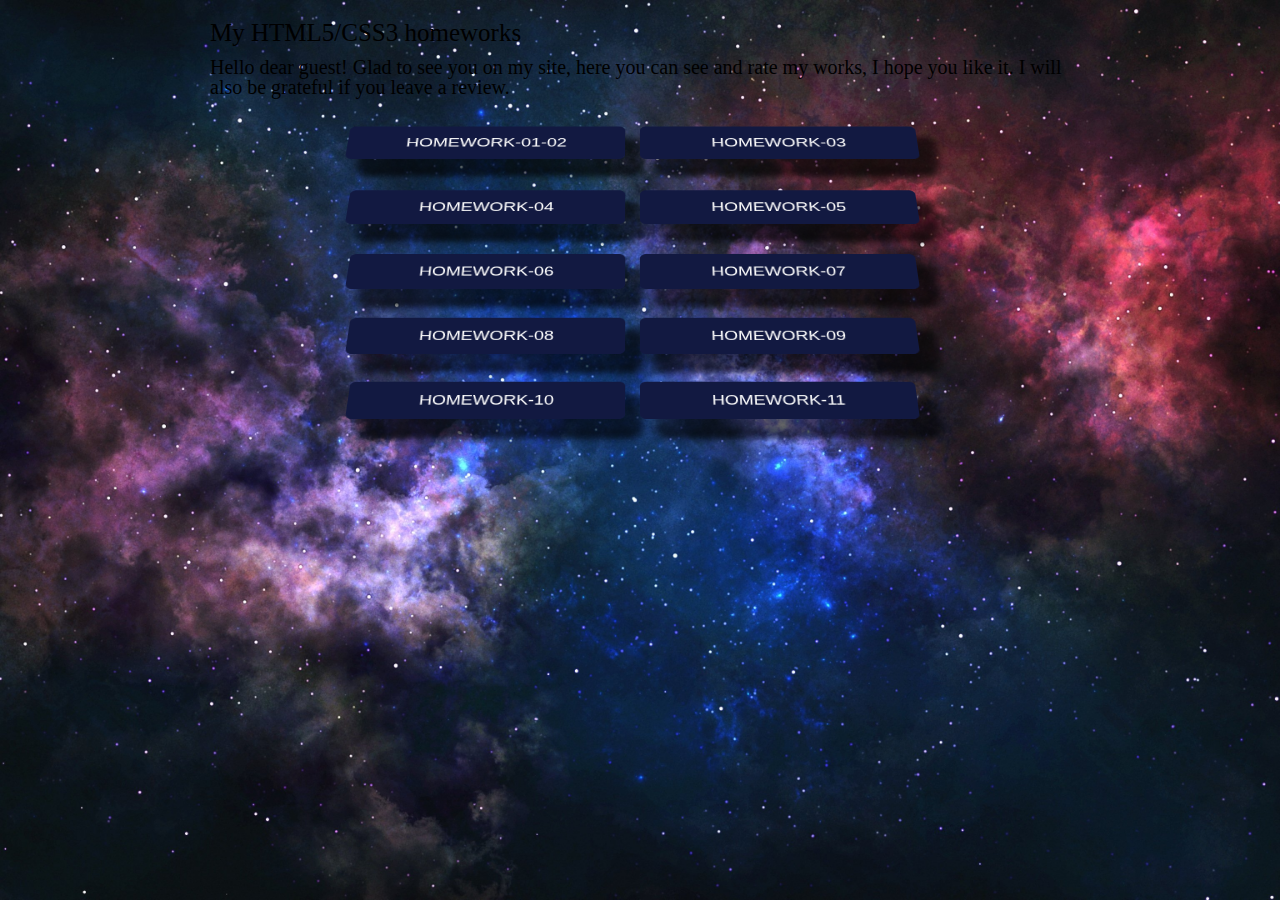
<file: index.html>
<!DOCTYPE html>
<html lang="en">
<head>
  <meta charset="UTF-8">
  <meta name="viewport" content="width=device-width, initial-scale=1.0">
  <link rel="stylesheet" href="./css/normalize.css" />
  <link rel="stylesheet" href="./css/style.css">
  <title>HTML/CSS Homeworks</title>
</head>
<body>
  <section class="homeworks">
    <h1 class="homeworks__title">My HTML5/CSS3 homeworks</h1>
    <p class="homeworks__description">
      Hello dear guest!
      Glad to see you on my site, here you can see and rate my works, 
      I hope you like it. 
      I will also be grateful if you leave a review.
    </p>
    <ul class="homework__list">
      <li class="homework__item homework__item1"><img class="view-photo" src="./images/work-1-2.png" alt="screenshot website"/><a href="./homework-01-02/index.html" class="homework-link">homework-01-02</a></li>
      <li class="homework__item homework__item2"><img class="view-photo" src="./images/work-3.png" alt="screenshot website"/><a href="./homework-03/index.html" class="homework-link">homework-03</a></li>
      <li class="homework__item homework__item3"><img class="view-photo" src="./images/work-4.png" alt="screenshot website"/><a href="./homework-04/index.html" class="homework-link">homework-04</a></li>
      <li class="homework__item homework__item4"><img class="view-photo" src="./images/work-5.png" alt="screenshot website"/><a href="./homework-05/index.html" class="homework-link">homework-05</a></li>
      <li class="homework__item homework__item5"><img class="view-photo" src="./images/work-6.png" alt="screenshot website"/><a href="./homework-06/index.html" class="homework-link">homework-06</a></li>
      <li class="homework__item homework__item6"><img class="view-photo" src="./images/work-7.png" alt="screenshot website"/><a href="./homework-07/index.html" class="homework-link">homework-07</a></li>
      <li class="homework__item homework__item7"><img class="view-photo" src="./images/work-8.png" alt="screenshot website"/><a href="./homework-08/index.html" class="homework-link">homework-08</a></li>
      <li class="homework__item homework__item8"><img class="view-photo" src="./images/work-8.png" alt="screenshot website"/><a href="./homework-09/index.html" class="homework-link">homework-09</a></li>
      <li class="homework__item homework__item9"><img class="view-photo" src="./images/work-10.png" alt="screenshot website"/><a href="./homework-10/index.html" class="homework-link">homework-10</a></li>
      <li class="homework__item homework__item10"><img class="view-photo" src="./images/work-10.png" alt="screenshot website"/><a href="./homework-11//build/index.html" class="homework-link">homework-11</a></li>
    </ul>    
  </section>
  <script src="./js/jquery-3.4.1.min.js"></script>
  <script src="./js/script.js"></script>
</body>
</html>
</file>
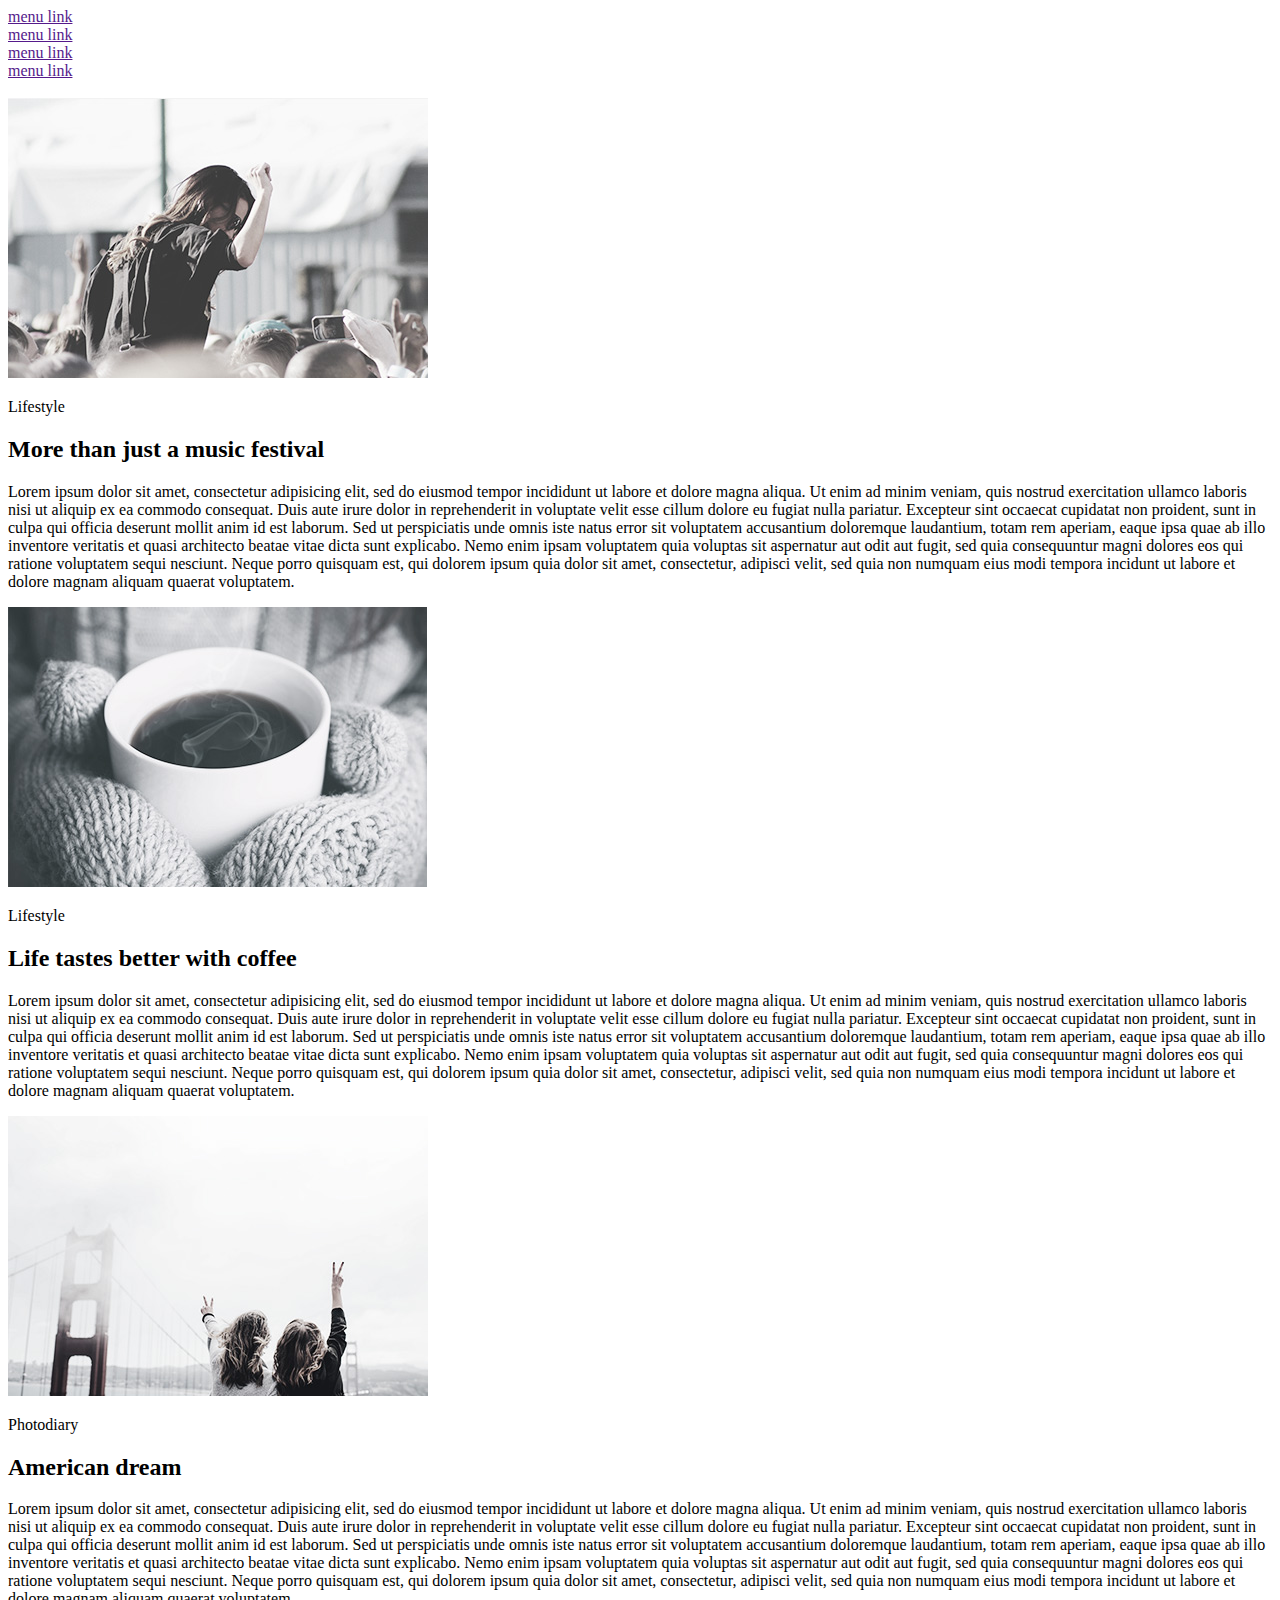
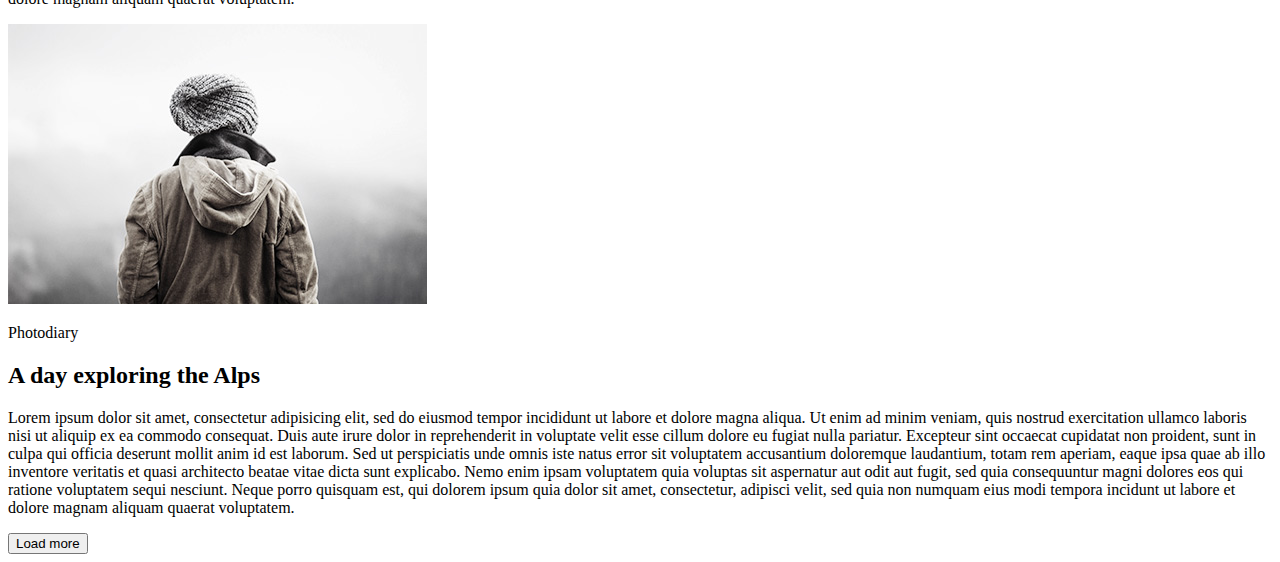
<file: homework-01-02/index.html>
<!DOCTYPE html>
<html lang="en">
  <head>
    <meta charset="UTF-8" />
    <meta name="viewport" content="width=device-width, initial-scale=1.0" />
    <title>Homework1</title>
  </head>
  <body>
    <header class="header">
      <lu class="main_menu">
        <li class="menu_link"><a href="">menu link</a></li>
        <li class="menu_link"><a href="">menu link</a></li>
        <li class="menu_link"><a href="">menu link</a></li>
        <li class="menu_link"><a href="">menu link</a></li> </lu
      ><br />
    </header>
    <main class="main_content">
      <div>
        <img src="image/1.jpg" alt="" />
        <p>Lifestyle</p>
        <h2 class="name_article">More than just a music festival</h2>
        <p class="text_article">
          Lorem ipsum dolor sit amet, consectetur adipisicing elit, sed do
          eiusmod tempor incididunt ut labore et dolore magna aliqua. Ut enim ad
          minim veniam, quis nostrud exercitation ullamco laboris nisi ut
          aliquip ex ea commodo consequat. Duis aute irure dolor in
          reprehenderit in voluptate velit esse cillum dolore eu fugiat nulla
          pariatur. Excepteur sint occaecat cupidatat non proident, sunt in
          culpa qui officia deserunt mollit anim id est laborum. Sed ut
          perspiciatis unde omnis iste natus error sit voluptatem accusantium
          doloremque laudantium, totam rem aperiam, eaque ipsa quae ab illo
          inventore veritatis et quasi architecto beatae vitae dicta sunt
          explicabo. Nemo enim ipsam voluptatem quia voluptas sit aspernatur aut
          odit aut fugit, sed quia consequuntur magni dolores eos qui ratione
          voluptatem sequi nesciunt. Neque porro quisquam est, qui dolorem ipsum
          quia dolor sit amet, consectetur, adipisci velit, sed quia non numquam
          eius modi tempora incidunt ut labore et dolore magnam aliquam quaerat
          voluptatem.
        </p>
      </div>
      <div>
        <img src="image/2.jpg" alt="" />
        <p>Lifestyle</p>
        <h2 class="name_article">Life tastes better with coffee</h2>
        <p class="text_article">
          Lorem ipsum dolor sit amet, consectetur adipisicing elit, sed do
          eiusmod tempor incididunt ut labore et dolore magna aliqua. Ut enim ad
          minim veniam, quis nostrud exercitation ullamco laboris nisi ut
          aliquip ex ea commodo consequat. Duis aute irure dolor in
          reprehenderit in voluptate velit esse cillum dolore eu fugiat nulla
          pariatur. Excepteur sint occaecat cupidatat non proident, sunt in
          culpa qui officia deserunt mollit anim id est laborum. Sed ut
          perspiciatis unde omnis iste natus error sit voluptatem accusantium
          doloremque laudantium, totam rem aperiam, eaque ipsa quae ab illo
          inventore veritatis et quasi architecto beatae vitae dicta sunt
          explicabo. Nemo enim ipsam voluptatem quia voluptas sit aspernatur aut
          odit aut fugit, sed quia consequuntur magni dolores eos qui ratione
          voluptatem sequi nesciunt. Neque porro quisquam est, qui dolorem ipsum
          quia dolor sit amet, consectetur, adipisci velit, sed quia non numquam
          eius modi tempora incidunt ut labore et dolore magnam aliquam quaerat
          voluptatem.
        </p>
      </div>
      <div>
        <img src="image/3.jpg" alt="" />
        <p>Photodiary</p>
        <h2 class="name_article">American dream</h2>
        <p class="text_article">
          Lorem ipsum dolor sit amet, consectetur adipisicing elit, sed do
          eiusmod tempor incididunt ut labore et dolore magna aliqua. Ut enim ad
          minim veniam, quis nostrud exercitation ullamco laboris nisi ut
          aliquip ex ea commodo consequat. Duis aute irure dolor in
          reprehenderit in voluptate velit esse cillum dolore eu fugiat nulla
          pariatur. Excepteur sint occaecat cupidatat non proident, sunt in
          culpa qui officia deserunt mollit anim id est laborum. Sed ut
          perspiciatis unde omnis iste natus error sit voluptatem accusantium
          doloremque laudantium, totam rem aperiam, eaque ipsa quae ab illo
          inventore veritatis et quasi architecto beatae vitae dicta sunt
          explicabo. Nemo enim ipsam voluptatem quia voluptas sit aspernatur aut
          odit aut fugit, sed quia consequuntur magni dolores eos qui ratione
          voluptatem sequi nesciunt. Neque porro quisquam est, qui dolorem ipsum
          quia dolor sit amet, consectetur, adipisci velit, sed quia non numquam
          eius modi tempora incidunt ut labore et dolore magnam aliquam quaerat
          voluptatem.
        </p>
      </div>
      <div>
        <img src="image/4.jpg" alt="" />
        <p>Photodiary</p>
        <h2 class="name_article">A day exploring the Alps</h2>
        <p class="text_article">
          Lorem ipsum dolor sit amet, consectetur adipisicing elit, sed do
          eiusmod tempor incididunt ut labore et dolore magna aliqua. Ut enim ad
          minim veniam, quis nostrud exercitation ullamco laboris nisi ut
          aliquip ex ea commodo consequat. Duis aute irure dolor in
          reprehenderit in voluptate velit esse cillum dolore eu fugiat nulla
          pariatur. Excepteur sint occaecat cupidatat non proident, sunt in
          culpa qui officia deserunt mollit anim id est laborum. Sed ut
          perspiciatis unde omnis iste natus error sit voluptatem accusantium
          doloremque laudantium, totam rem aperiam, eaque ipsa quae ab illo
          inventore veritatis et quasi architecto beatae vitae dicta sunt
          explicabo. Nemo enim ipsam voluptatem quia voluptas sit aspernatur aut
          odit aut fugit, sed quia consequuntur magni dolores eos qui ratione
          voluptatem sequi nesciunt. Neque porro quisquam est, qui dolorem ipsum
          quia dolor sit amet, consectetur, adipisci velit, sed quia non numquam
          eius modi tempora incidunt ut labore et dolore magnam aliquam quaerat
          voluptatem.
        </p>
      </div>
      <div class="div_loadmore">
        <button class="button_loadmore">Load more</button>
      </div>
    </main>
  </body>
</html>
</file>
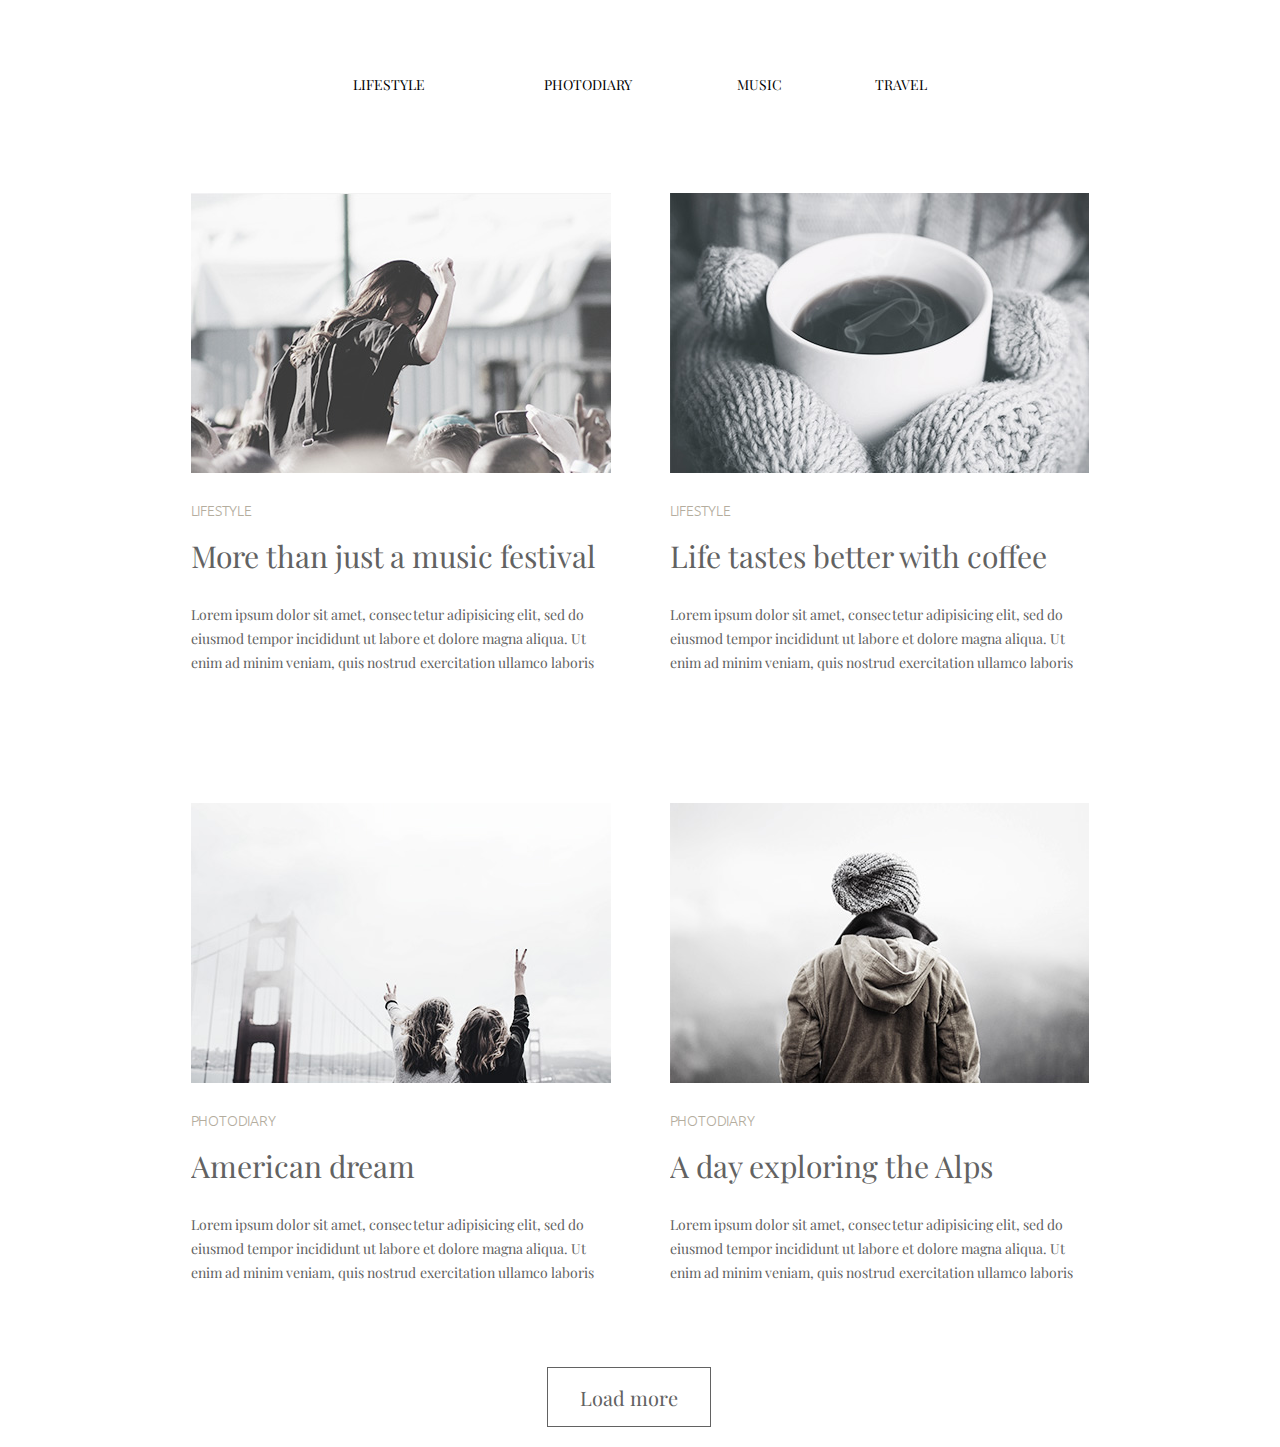
<file: homework-03/index.html>
<!DOCTYPE html>
<html lang="en">
  <head>
    <meta charset="UTF-8" />
    <meta name="viewport" content="width=device-width, initial-scale=1.0" />
    <title>Homework1</title>
    <link
      href="https://fonts.googleapis.com/css?family=Playfair+Display|Ubuntu&display=swap"
      rel="stylesheet"
    />
    <link rel="stylesheet" href="css/style.css" />
  </head>
  <body>
    <nav class="nav">
      <ul class="nav_menu">
        <li>lifestyle</li>
        <li class="menu_item">photodiary</li>
        <li class="menu_item">music</li>
        <li>travel</li>
      </ul>
    </nav>
    <div class="main">
      <section class="article">
        <img src="image/1.jpg" alt="" />
        <span>Lifestyle</span>
        <h2>More than just a music festival</h2>
        <p>
          Lorem ipsum dolor sit amet, consectetur adipisicing elit, sed do
          eiusmod tempor incididunt ut labore et dolore magna aliqua. Ut enim ad
          minim veniam, quis nostrud exercitation ullamco laboris nisi ut
          aliquip ex ea commodo consequat. Duis aute irure dolor in
          reprehenderit in voluptate velit esse cillum dolore eu fugiat nulla
          pariatur. Excepteur sint occaecat cupidatat non proident, sunt in
          culpa qui officia deserunt mollit anim id est laborum. Sed ut
          perspiciatis unde omnis iste natus error sit voluptatem accusantium
          doloremque laudantium, totam rem aperiam, eaque ipsa quae ab illo
          inventore veritatis et quasi architecto beatae vitae dicta sunt
          explicabo. Nemo enim ipsam voluptatem quia voluptas sit aspernatur aut
          odit aut fugit, sed quia consequuntur magni dolores eos qui ratione
          voluptatem sequi nesciunt. Neque porro quisquam est, qui dolorem ipsum
          quia dolor sit amet, consectetur, adipisci velit, sed quia non numquam
          eius modi tempora incidunt ut labore et dolore magnam aliquam quaerat
          voluptatem.
        </p>
      </section>
      <section class="article art_two_column">
        <img src="image/2.jpg" alt="" />
        <span>Lifestyle</span>
        <h2>Life tastes better with coffee</h2>
        <p>
          Lorem ipsum dolor sit amet, consectetur adipisicing elit, sed do
          eiusmod tempor incididunt ut labore et dolore magna aliqua. Ut enim ad
          minim veniam, quis nostrud exercitation ullamco laboris nisi ut
          aliquip ex ea commodo consequat. Duis aute irure dolor in
          reprehenderit in voluptate velit esse cillum dolore eu fugiat nulla
          pariatur. Excepteur sint occaecat cupidatat non proident, sunt in
          culpa qui officia deserunt mollit anim id est laborum. Sed ut
          perspiciatis unde omnis iste natus error sit voluptatem accusantium
          doloremque laudantium, totam rem aperiam, eaque ipsa quae ab illo
          inventore veritatis et quasi architecto beatae vitae dicta sunt
          explicabo. Nemo enim ipsam voluptatem quia voluptas sit aspernatur aut
          odit aut fugit, sed quia consequuntur magni dolores eos qui ratione
          voluptatem sequi nesciunt. Neque porro quisquam est, qui dolorem ipsum
          quia dolor sit amet, consectetur, adipisci velit, sed quia non numquam
          eius modi tempora incidunt ut labore et dolore magnam aliquam quaerat
          voluptatem.
        </p>
      </section>
      <section class="article">
        <img src="image/3.jpg" alt="" />
        <span>photodiary</span>
        <h2>American dream</h2>
        <p>
          Lorem ipsum dolor sit amet, consectetur adipisicing elit, sed do
          eiusmod tempor incididunt ut labore et dolore magna aliqua. Ut enim ad
          minim veniam, quis nostrud exercitation ullamco laboris nisi ut
          aliquip ex ea commodo consequat. Duis aute irure dolor in
          reprehenderit in voluptate velit esse cillum dolore eu fugiat nulla
          pariatur. Excepteur sint occaecat cupidatat non proident, sunt in
          culpa qui officia deserunt mollit anim id est laborum. Sed ut
          perspiciatis unde omnis iste natus error sit voluptatem accusantium
          doloremque laudantium, totam rem aperiam, eaque ipsa quae ab illo
          inventore veritatis et quasi architecto beatae vitae dicta sunt
          explicabo. Nemo enim ipsam voluptatem quia voluptas sit aspernatur aut
          odit aut fugit, sed quia consequuntur magni dolores eos qui ratione
          voluptatem sequi nesciunt. Neque porro quisquam est, qui dolorem ipsum
          quia dolor sit amet, consectetur, adipisci velit, sed quia non numquam
          eius modi tempora incidunt ut labore et dolore magnam aliquam quaerat
          voluptatem.
        </p>
      </section>
      <section class="article art_two_column">
        <img src="image/4.jpg" alt="" />
        <span>photodiary</span>
        <h2>A day exploring the Alps</h2>
        <p>
          Lorem ipsum dolor sit amet, consectetur adipisicing elit, sed do
          eiusmod tempor incididunt ut labore et dolore magna aliqua. Ut enim ad
          minim veniam, quis nostrud exercitation ullamco laboris nisi ut
          aliquip ex ea commodo consequat. Duis aute irure dolor in
          reprehenderit in voluptate velit esse cillum dolore eu fugiat nulla
          pariatur. Excepteur sint occaecat cupidatat non proident, sunt in
          culpa qui officia deserunt mollit anim id est laborum. Sed ut
          perspiciatis unde omnis iste natus error sit voluptatem accusantium
          doloremque laudantium, totam rem aperiam, eaque ipsa quae ab illo
          inventore veritatis et quasi architecto beatae vitae dicta sunt
          explicabo. Nemo enim ipsam voluptatem quia voluptas sit aspernatur aut
          odit aut fugit, sed quia consequuntur magni dolores eos qui ratione
          voluptatem sequi nesciunt. Neque porro quisquam est, qui dolorem ipsum
          quia dolor sit amet, consectetur, adipisci velit, sed quia non numquam
          eius modi tempora incidunt ut labore et dolore magnam aliquam quaerat
          voluptatem.
        </p>
      </section>
    </div>
    <button class="button">Load more</button>
  </body>
</html>
</file>
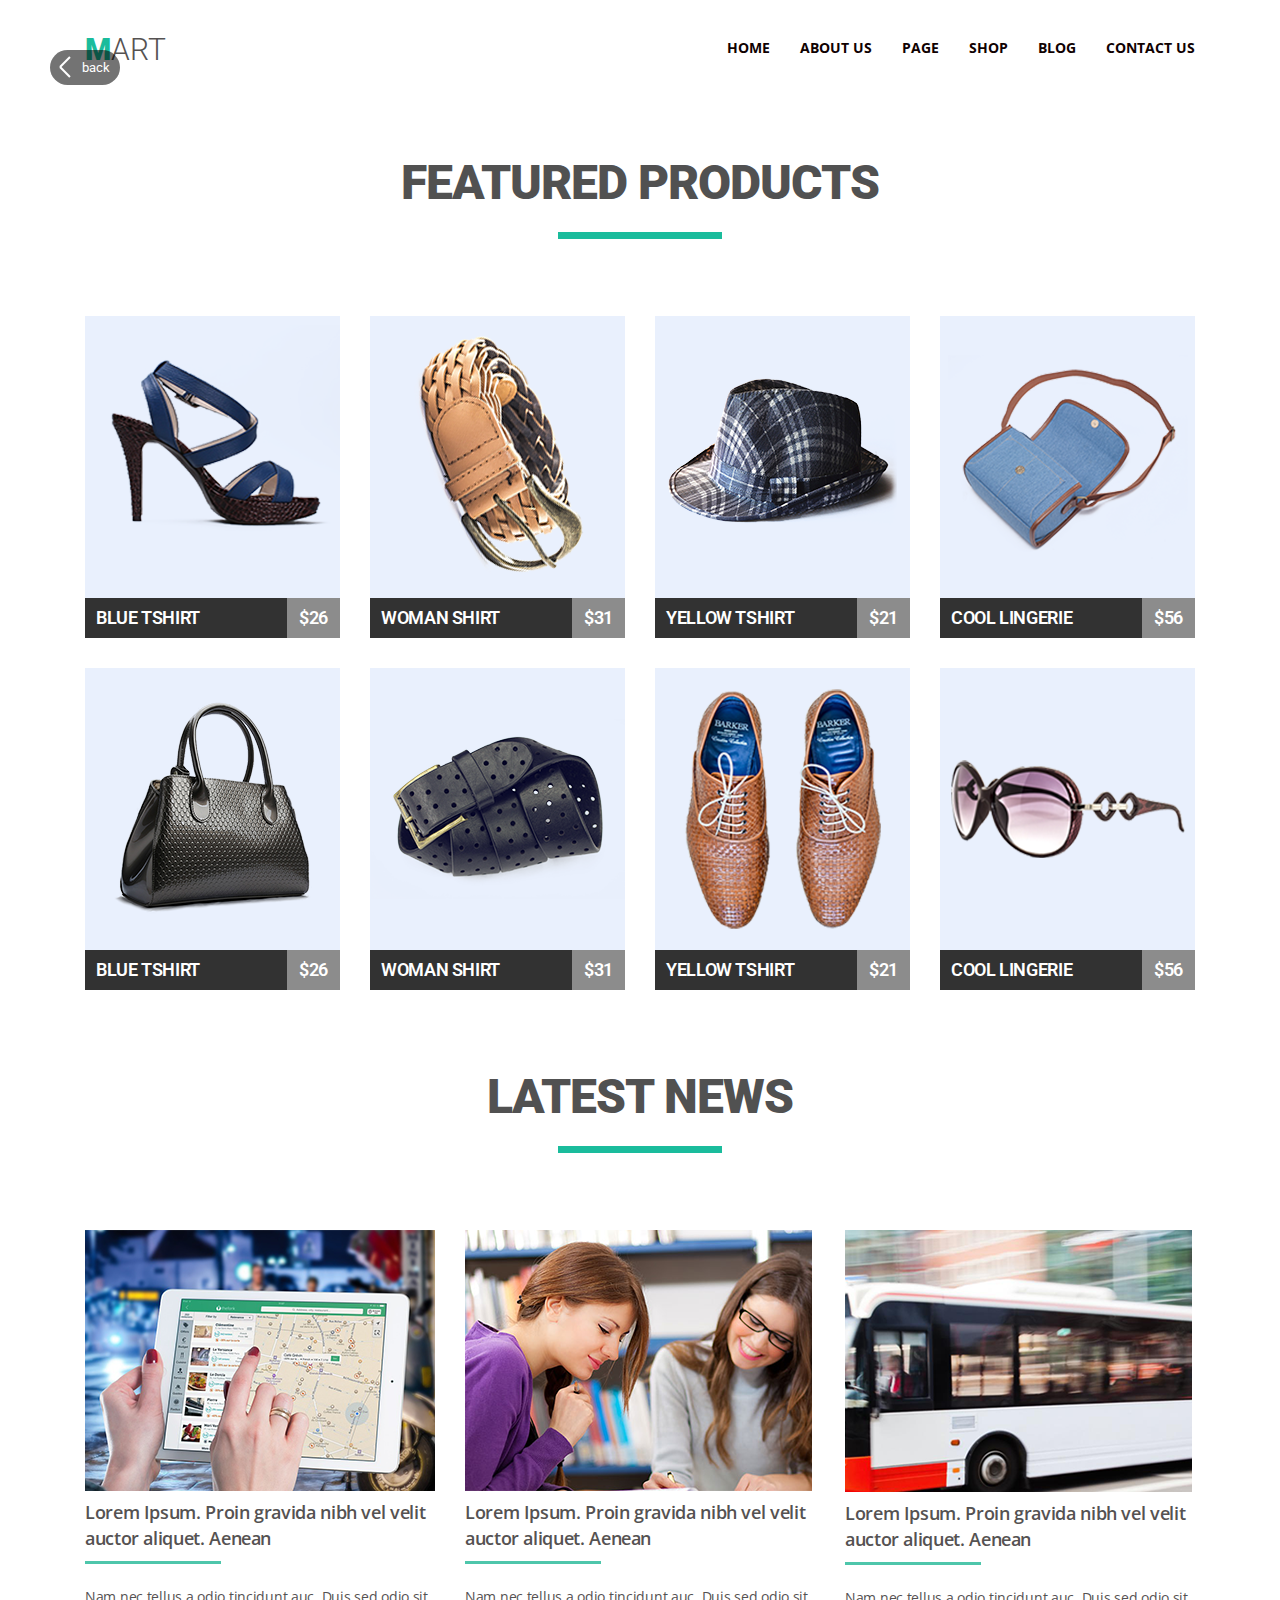
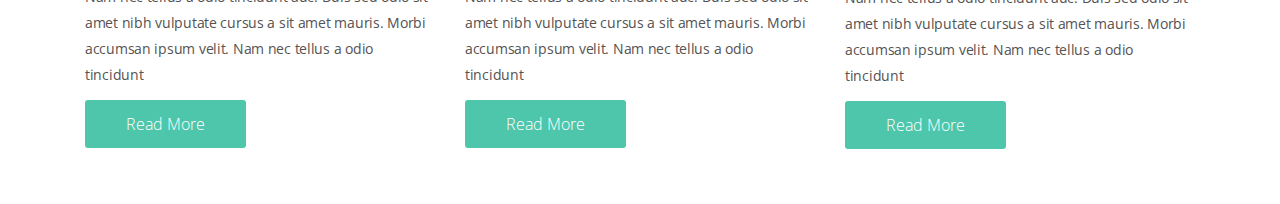
<file: homework-04/index.html>
<!DOCTYPE html>
<html lang="zxx">

  <head>
    <meta charset="UTF-8" />
    <meta name="viewport" content="width=device-width, initial-scale=1.0" />
    <title>Homework-04</title>
    <link rel="stylesheet" href="./css/normalize.css" />
    <link rel="stylesheet" href="./css/style.css" />
    <link rel="stylesheet" href="../css/back.css" />
  </head>
  
  <body>
    <a id="to-return" href="../index.html">back</a>
    <header class="header clearfix">
      <div class="header__logo">
        <h1>
          <a href="#">mart</a>
        </h1>
      </div>
      <nav class="header__menu">
        <ul class="menu__list clearfix">
          <li class="menu__link"><a href="#">Home</a></li>
          <li class="menu__link"><a href="#">About Us</a></li>
          <li class="menu__link"><a href="#">page</a></li>
          <li class="menu__link"><a href="#">shop</a></li>
          <li class="menu__link"><a href="#">Blog</a></li>
          <li class="menu__link"><a href="#">Contact Us</a></li>
        </ul>
      </nav>
    </header>
    <main class="content">
      <section class="section section1">
        <div class="section__title">
          <h2>FEATURED PRODUCTS</h2>
        </div>
        <div class="section__products clearfix">
          <div class="product__position">
            <div class="position__image">
              <a href="#">
                <img src="./img/block1/1.png" alt="product1" />
              </a>
            </div>
            <div class="position__info">
              <a href="#"><h3 class="position__name">Blue Tshirt</h3></a>
              <p class="position__price">$26</p>
            </div>
          </div>
          <div class="product__position">
            <div class="position__image">
              <a href="#">
                <img src="./img/block1/2.png" alt="product1" />
              </a>
            </div>
            <div class="position__info">
              <a href="#"><h3 class="position__name">WOMAN shirt</h3></a>
              <p class="position__price">$31</p>
            </div>
          </div>
          <div class="product__position">
            <div class="position__image">
              <a href="#">
                <img src="./img/block1/3.png" alt="product1" />
              </a>
            </div>
            <div class="position__info">
              <a href="#"><h3 class="position__name">YELLOW Tshirt</h3></a>
              <p class="position__price">$21</p>
            </div>
          </div>
          <div class="product__position">
            <div class="position__image">
              <a href="#">
                <img src="./img/block1/4.png" alt="product1" />
              </a>
            </div>
            <div class="position__info">
              <a href="#"><h3 class="position__name">Cool lingerie</h3></a>
              <p class="position__price">$56</p>
            </div>
          </div>
          <div class="product__position">
            <div class="position__image">
              <a href="#">
                <img src="./img/block1/5.png" alt="product1" />
              </a>
            </div>
            <div class="position__info">
              <a href="#"><h3 class="position__name">Blue Tshirt</h3></a>
              <p class="position__price">$26</p>
            </div>
          </div>
          <div class="product__position">
            <div class="position__image">
              <a href="#">
                <img src="./img/block1/6.png" alt="product1" />
              </a>
            </div>
            <div class="position__info">
              <a href="#"><h3 class="position__name">WOMAN shirt</h3></a>
              <p class="position__price">$31</p>
            </div>
          </div>
          <div class="product__position">
            <div class="position__image">
              <a href="#">
                <img src="./img/block1/7.png" alt="product1" />
              </a>
            </div>
            <div class="position__info">
              <a href="#"><h3 class="position__name">YELLOW Tshirt</h3></a>
              <p class="position__price">$21</p>
            </div>
          </div>
          <div class="product__position">
            <div class="position__image">
              <a href="#">
                <img src="./img/block1/8.png" alt="product1" />
              </a>
            </div>
            <div class="position__info">
              <a href="#"><h3 class="position__name">Cool lingerie</h3></a>
              <p class="position__price">$56</p>
            </div>
          </div>
        </div>
      </section>

      <section class="section section2">
        <div class="section__title section2__title">
          <h2>LATEST NEWS</h2>
        </div>
        <div class="section__news clearfix">
          <div class="news__article">
            <img class="article__image" src="img/block2/1.png" alt="foto1"/>
            <h3 class="article__title">Lorem Ipsum. Proin gravida nibh vel velit auctor aliquet. Aenean </h3>
            <p class="article__text">Nam nec tellus a odio tincidunt auc. 
              Duis sed odio sit amet nibh vulputate cursus a sit amet 
              mauris. Morbi accumsan ipsum velit. Nam nec tellus a 
              odio tincidunt </p>
            <a href="#" class="article__link">read more</a>
          </div>
          <div class="news__article">
            <img class="article__image" src="img/block2/2.png" alt="foto1"/>
            <h3 class="article__title">Lorem Ipsum. Proin gravida nibh vel velit auctor aliquet. Aenean </h3>
            <p class="article__text">Nam nec tellus a odio tincidunt auc. 
              Duis sed odio sit amet nibh vulputate cursus a sit amet 
              mauris. Morbi accumsan ipsum velit. Nam nec tellus a 
              odio tincidunt </p>
            <a href="#" class="article__link">read more</a>
          </div>
          <div class="news__article">
            <img class="article__image" src="img/block2/3.png" alt="foto1"/>
            <h3 class="article__title">Lorem Ipsum. Proin gravida nibh vel velit auctor aliquet. Aenean </h3>
            <p class="article__text">Nam nec tellus a odio tincidunt auc. 
              Duis sed odio sit amet nibh vulputate cursus a sit amet 
              mauris. Morbi accumsan ipsum velit. Nam nec tellus a 
              odio tincidunt </p>
            <a href="#" class="article__link">read more</a>
          </div>
        </div>
      </section>
      
    </main>
  </body>

</html>
</file>
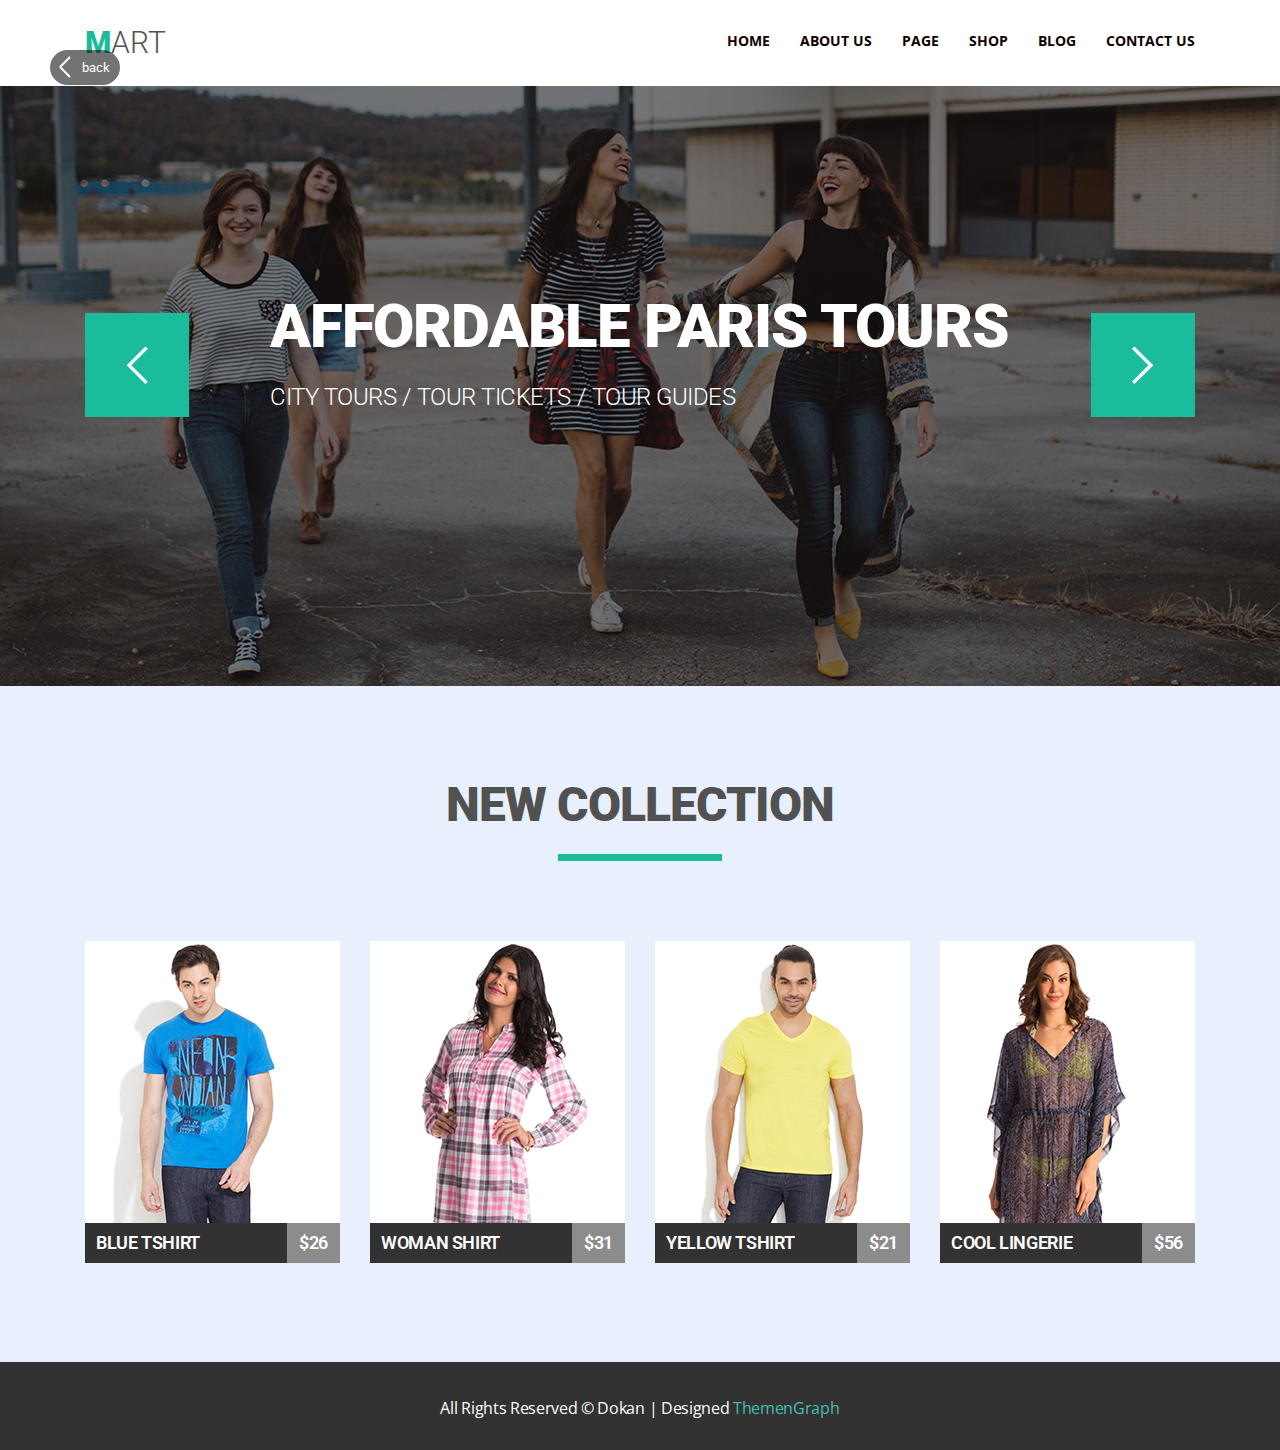
<file: homework-05/index.html>
<!DOCTYPE html>
<html lang="en">

  <head>
    <meta charset="UTF-8" />
    <meta name="viewport" content="width=device-width, initial-scale=1.0" />
    <title>Homework-05</title>
    <link rel="stylesheet" href="./css/normalize.css" />
    <link rel="stylesheet" href="./css/style.css" />
    <link rel="stylesheet" href="../css/back.css" />
  </head>
  
  <body>
    <a id="to-return" href="../index.html">back</a>
    <header class="header">
      <div class="container clearfix">
        <div class="header__logo">
          <h1>
            <a href="#">mart</a>
          </h1>
        </div>
        <nav class="header__menu">
          <ul class="menu__list clearfix">
            <li class="menu__link"><a href="#">Home</a></li>
            <li class="menu__link"><a href="#">About Us</a></li>
            <li class="menu__link"><a href="#">page</a></li>
            <li class="menu__link"><a href="#">shop</a></li>
            <li class="menu__link"><a href="#">Blog</a></li>
            <li class="menu__link"><a href="#">Contact Us</a></li>
          </ul>
        </nav>
      </div>
    </header>

    <main class="content">
      <section class="slider">
       <div class="slider__img">
          <img src="img/slider/1.png" alt="slide1"/>
       </div>
        <div class="slider__title">
          <h2 class="slider__title-big">AFFORDABLE PARIS TOURS</h2>
          <p class="slider__title-small">CITY TOURS / TOUR TICKETS / TOUR GUIDES</p>
        </div>
        <div class="slider__arrows clearfix">
          <button class="slider__arrow slider__arrow-left" type="button"></button>
          <button class="slider__arrow slider__arrow-right" type="button"></button>
        </div>
      </section>

      <section class="section section2">
        <div class="section__title">
          <h2>NEW COLLECTION</h2>
        </div>
        <div class="container">
          <div class="section__collection clearfix">
            <div class="collection__position">
              <div class="position__image">
                <img src="./img/block2/1.png" alt="product1" />
                <div class="position__image-overlay">
                  <div class="position__image-overlay-icons">
                    <button class="position__image-overlay-icon position__image-overlay-heart"></button>
                    <button class="position__image-overlay-icon position__image-overlay-arrow"></button>
                    <button class="position__image-overlay-icon position__image-overlay-clock"></button>
                    <button class="position__image-overlay-icon position__image-overlay-basket">add to cart</button>
                  </div>
                </div>
              </div>
              <div class="position__info">
                <a href="#"><h3 class="position__name">Blue Tshirt</h3></a>
                <p class="position__price">$26</p>
              </div>
            </div>
            <div class="collection__position">
              <div class="position__image">
                <img src="./img/block2/2.png" alt="product2" />
                <div class="position__image-overlay">
                  <div class="position__image-overlay-icons">
                    <button class="position__image-overlay-icon position__image-overlay-heart"></button>
                    <button class="position__image-overlay-icon position__image-overlay-arrow"></button>
                    <button class="position__image-overlay-icon position__image-overlay-clock"></button>
                    <button class="position__image-overlay-icon position__image-overlay-basket">add to cart</button>
                  </div>
                </div>
              </div>
              <div class="position__info">
                <a href="#"><h3 class="position__name">WOMAN shirt</h3></a>
                <p class="position__price">$31</p>
              </div>
            </div>
            <div class="collection__position">
              <div class="position__image">
                <img src="./img/block2/3.png" alt="product3" />
                <div class="position__image-overlay">
                  <div class="position__image-overlay-icons">
                    <button class="position__image-overlay-icon position__image-overlay-heart"></button>
                    <button class="position__image-overlay-icon position__image-overlay-arrow"></button>
                    <button class="position__image-overlay-icon position__image-overlay-clock"></button>
                    <button class="position__image-overlay-icon position__image-overlay-basket">add to cart</button>
                  </div>
                </div>
              </div>
              <div class="position__info">
                <a href="#"><h3 class="position__name">YELLOW Tshirt</h3></a>
                <p class="position__price">$21</p>
              </div>
            </div>
            <div class="collection__position">
              <div class="position__image">
                <img src="./img/block2/4.png" alt="product4" />
                <div class="position__image-overlay">
                  <div class="position__image-overlay-icons">
                    <button class="position__image-overlay-icon position__image-overlay-heart"></button>
                    <button class="position__image-overlay-icon position__image-overlay-arrow"></button>
                    <button class="position__image-overlay-icon position__image-overlay-clock"></button>
                    <button class="position__image-overlay-icon position__image-overlay-basket">add to cart</button>
                  </div>
                </div>
              </div>
              <div class="position__info">
                <a href="#"><h3 class="position__name">Cool lingerie</h3></a>
                <p class="position__price">$56</p>
              </div>
            </div>
          </div>
        </div>
      </section>
    </main>

    <footer class="footer">
      <p class="footer__copy">All Rights Reserved &copy; Dokan | Designed <a class="footer__link" href="#">ThemenGraph</a></p>
    </footer>
  </body>

</html>
</file>
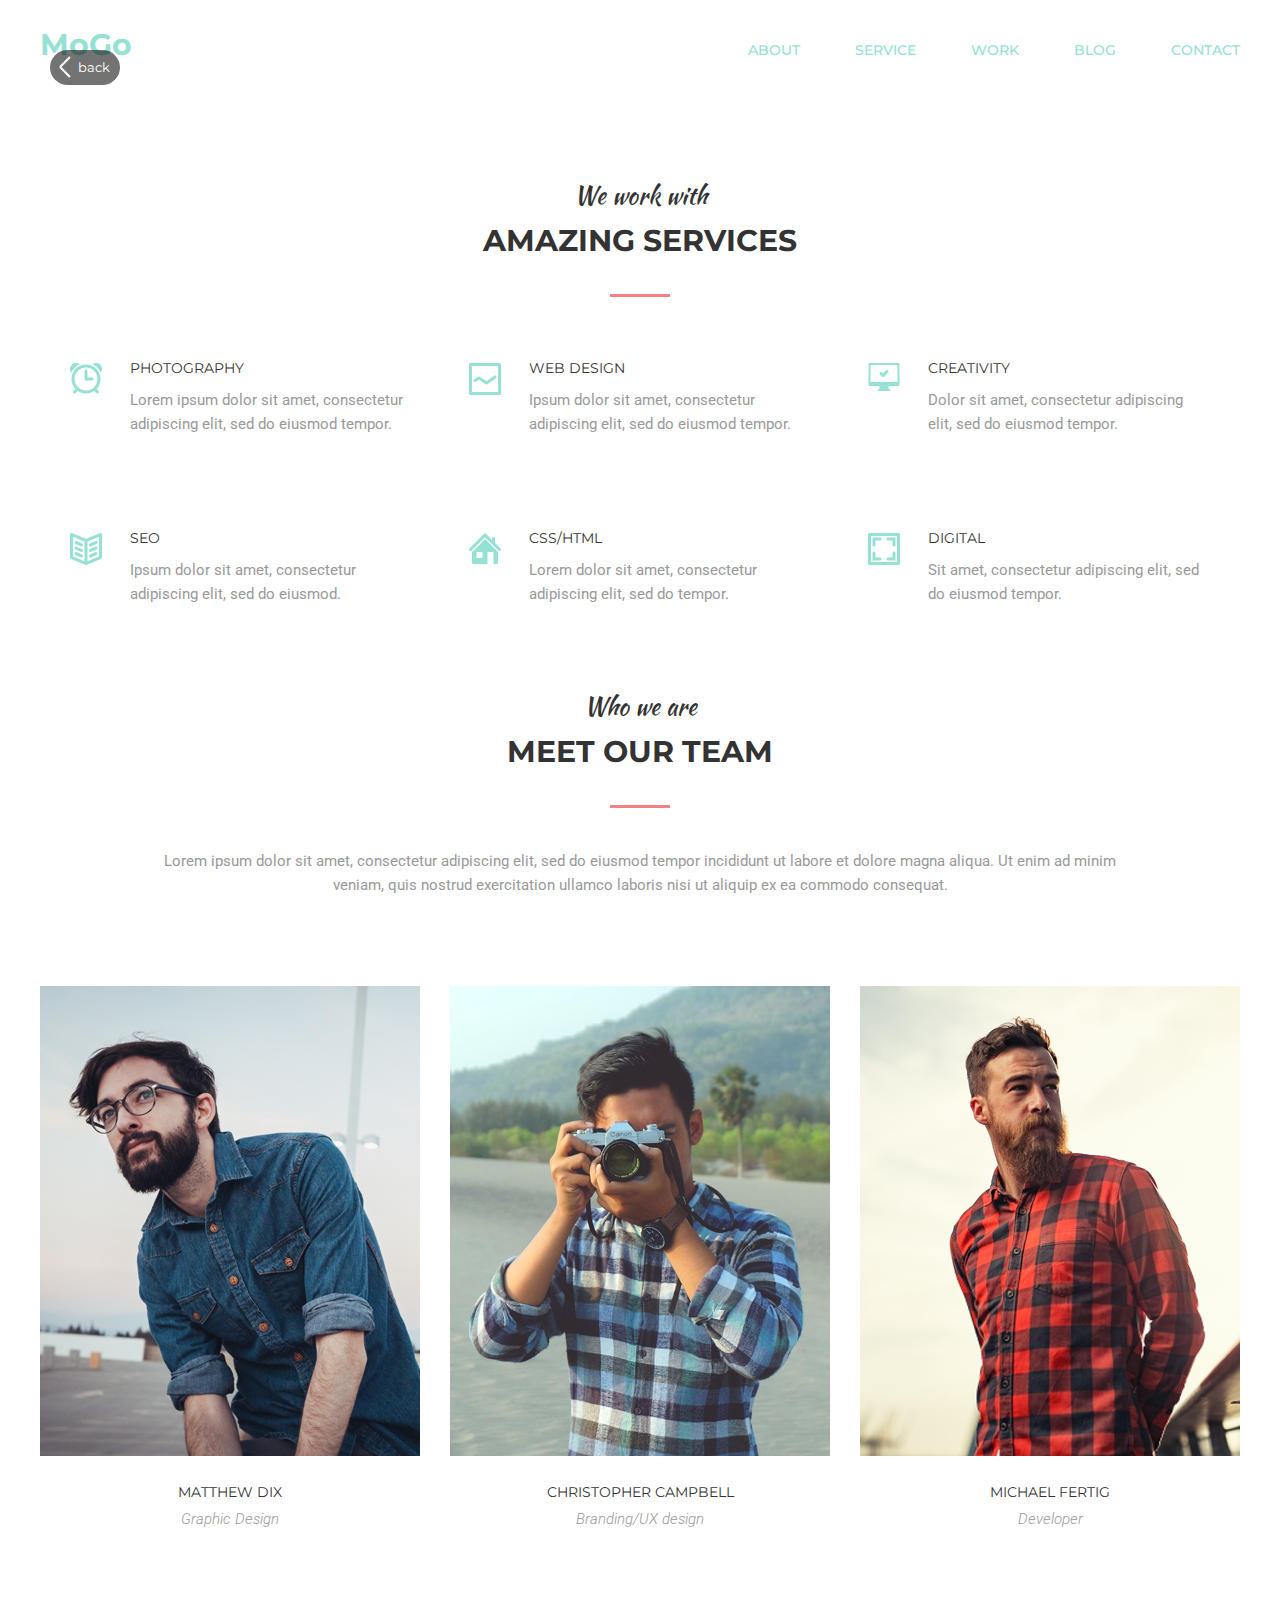
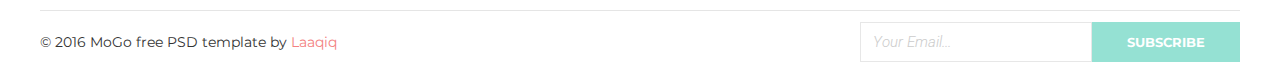
<file: homework-06/index.html>
<!DOCTYPE html>
<html lang="en">
  <head>
    <meta charset="UTF-8" />
    <meta name="viewport" content="width=device-width, initial-scale=1.0" />
    <title>Homework-06</title>
    <link rel="stylesheet" href="./css/normalize.css" />
    <link rel="stylesheet" href="./css/style.css" />
    <link rel="stylesheet" href="../css/back.css" />
  </head>
  <body>
    <a id="to-return" href="../index.html">back</a>
    <header class="header">
      <div class="container">
        <nav class="header__menu">
          <a class="header__logo" href="#">
            <h1 class="header__logo-text">MoGo</h1>
          </a>
          <ul class="header__menu-list">
            <li class="header__menu-link"><a href="#">About</a></li>
            <li class="header__menu-link"><a href="#">service</a></li>
            <li class="header__menu-link"><a href="#">work</a></li>
            <li class="header__menu-link"><a href="#">blog</a></li>
            <li class="header__menu-link"><a href="#">contact</a></li>
          </ul>
        </nav>
      </div>
    </header>
    <main class="main">
      <section class="section section1">
        <div class="container">
          <h2 class="section__title">
            <span class="section__title-first">We work with</span>
            <span class="section__title-last">Amazing Services</span>
          </h2>
          <div class="section__items">
            <div class="section__item">
              <h3 class="section__item-title">Photography</h3>
              <p class="section__item-text">Lorem ipsum dolor sit amet, consectetur adipiscing elit, sed do
                eiusmod tempor.</p>
            </div>
            <div class="section__item">
              <h3 class="section__item-title">Web Design</h3>
              <p class="section__item-text">Ipsum dolor sit amet, consectetur adipiscing elit, sed do eiusmod
                tempor.</p>
            </div>
            <div class="section__item">
              <h3 class="section__item-title">Creativity</h3>
              <p class="section__item-text">Dolor sit amet, consectetur adipiscing elit, sed do eiusmod
                tempor.</p>
            </div>
            <div class="section__item">
              <h3 class="section__item-title">seo</h3>
              <p class="section__item-text">Ipsum dolor sit amet, consectetur adipiscing elit, sed do eiusmod.
              </p>
            </div>
            <div class="section__item">
              <h3 class="section__item-title">Css/Html</h3>
              <p class="section__item-text">Lorem dolor sit amet, consectetur adipiscing elit, sed do tempor.
              </p>
            </div>
            <div class="section__item">
              <h3 class="section__item-title">digital</h3>
              <p class="section__item-text">Sit amet, consectetur adipiscing elit, sed do eiusmod tempor.</p>
            </div>
          </div>
        </div>
      </section>
      <section class="section section-team">
        <div class="container">
          <h2 class="section__title section-team__title">
            <span class="section__title-first">Who we are</span>
            <span class="section__title-last">Meet our team</span>
          </h2>
          <p class="section__text">Lorem ipsum dolor sit amet, consectetur adipiscing elit, sed do eiusmod tempor
            incididunt ut labore et dolore magna aliqua. Ut enim ad minim veniam, quis nostrud exercitation
            ullamco laboris nisi ut aliquip ex ea commodo consequat. </p>
          <div class="section-team__items">
            <div class="section-team__item">
              <div class="section-team__item-img">
                <div class="item__img-substrate"></div>
                <img src="./img/block2/1.jpg" width="380" height="470" alt="first-team-member" />
                <div class="item__img-overlay">
                  <div class="item__img-overlay-icons">
                    <a href="#" class="item__img-overlay-icon item__img-overlay-icon-facebook">
                      <span class="visually-hidden">facebook</span>
                    </a>
                    <a href="#" class="item__img-overlay-icon item__img-overlay-icon-twitter">
                      <span class="visually-hidden">twitter</span>
                    </a>
                    <a href="#" class="item__img-overlay-icon item__img-overlay-icon-pinterest">
                      <span class="visually-hidden">pinterest</span>
                    </a>
                    <a href="#" class="item__img-overlay-icon item__img-overlay-icon-instagram">
                      <span class="visually-hidden">instagram</span>
                    </a>
                  </div>
                </div>
              </div>
              <h3 class="section-team__item-title">Matthew Dix</h3>
              <p class="section-team__item-subtitle">Graphic Design</p>
            </div>
            <div class="section-team__item">
              <div class="section-team__item-img">
                <div class="item__img-substrate"></div>
                <img src="./img/block2/2.jpg" width="380" height="470" alt="second-team-member" />
                <div class="item__img-overlay">
                  <div class="item__img-overlay-icons">
                    <a href="#" class="item__img-overlay-icon item__img-overlay-icon-facebook">
                      <span class="visually-hidden">facebook</span>
                    </a>
                    <a href="#" class="item__img-overlay-icon item__img-overlay-icon-twitter">
                      <span class="visually-hidden">twitter</span>
                    </a>
                    <a href="#" class="item__img-overlay-icon item__img-overlay-icon-pinterest">
                      <span class="visually-hidden">pinterest</span>
                    </a>
                    <a href="#" class="item__img-overlay-icon item__img-overlay-icon-instagram">
                      <span class="visually-hidden">instagram</span>
                    </a>
                  </div>
                </div>
              </div>
              <h3 class="section-team__item-title">Christopher Campbell</h3>
              <p class="section-team__item-subtitle">Branding/UX design</p>
            </div>
            <div class="section-team__item">
              <div class="section-team__item-img">
                <div class="item__img-substrate"></div>
                <img src="./img/block2/3.jpg" width="380" height="470" alt="third-team-member" />
                <div class="item__img-overlay">
                  <div class="item__img-overlay-icons">
                    <a href="#" class="item__img-overlay-icon item__img-overlay-icon-facebook">
                      <span class="visually-hidden">facebook</span>
                    </a>
                    <a href="#" class="item__img-overlay-icon item__img-overlay-icon-twitter">
                      <span class="visually-hidden">twitter</span>
                    </a>
                    <a href="#" class="item__img-overlay-icon item__img-overlay-icon-pinterest">
                      <span class="visually-hidden">pinterest</span>
                    </a>
                    <a href="#" class="item__img-overlay-icon item__img-overlay-icon-instagram">
                      <span class="visually-hidden">instagram</span>
                    </a>
                  </div>
                </div>
              </div>
              <h3 class="section-team__item-title">Michael Fertig </h3>
              <p class="section-team__item-subtitle">Developer</p>
            </div>
          </div>
        </div>
      </section>
    </main>
    <footer class="footer">
      <div class="container footer__body">
        <p class="footer__copy">
          &copy; 2016 MoGo free PSD template by
          <a href="#" class="footer__copy-link">Laaqiq</a>
        </p>
        <form class="footer__input">
          <input class="footer__input-email" type="text" name="email" placeholder="Your Email..." />
          <button class="footer__input-button" type="submit">Subscribe</button>
        </form>
      </div>
    </footer>
  </body>
</html>
</file>
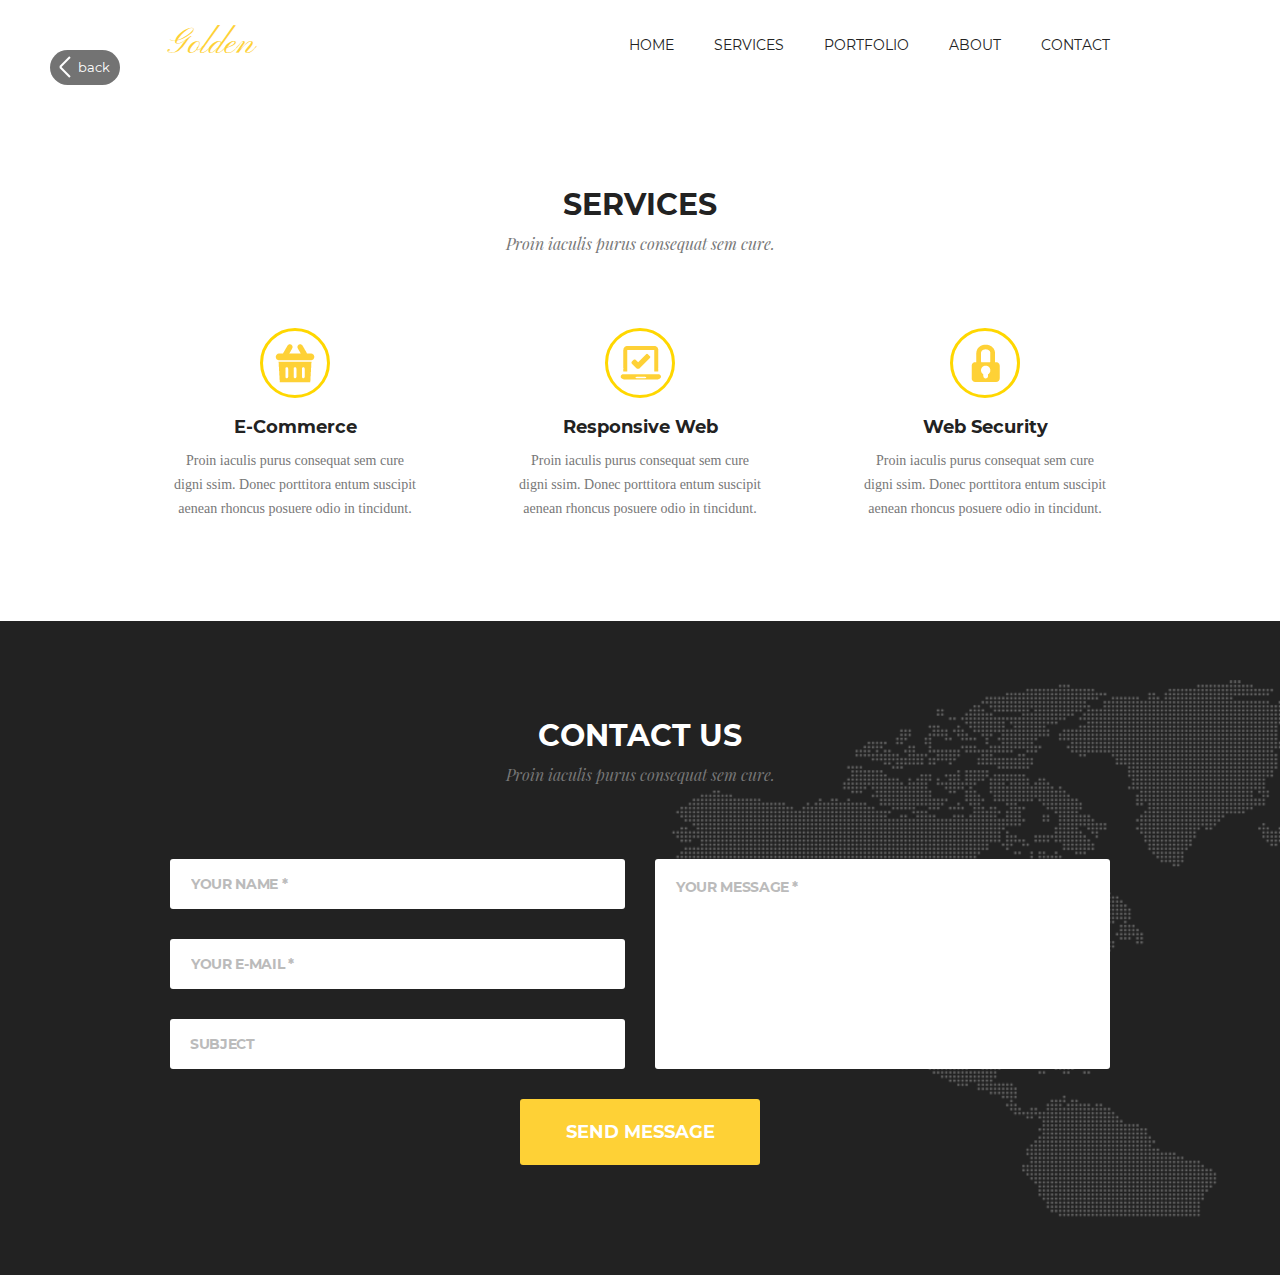
<file: homework-07/index.html>
<!DOCTYPE html>
<html lang="en">
  <head>
    <meta charset="UTF-8" />
    <meta name="viewport" content="width=device-width, initial-scale=1.0" />
    <title>Homework-07</title>
    <link rel="stylesheet" href="./css/fonts.css" />
    <link rel="stylesheet" href="./css/normalize.css" />
    <link rel="stylesheet" href="./css/style.css" />
    <link rel="stylesheet" href="../css/back.css" />
  </head>
  <body>
    <a id="to-return" href="../index.html">back</a>
    <header class="header">
      <div class="container">
        <nav class="header__menu">
          <a class="header__logo" href="#">
            <h1 class="header__logo-text">Golden</h1>
          </a>
          <ul class="header__menu-list">
            <li class="header__menu-link"><a href="#">Home</a></li>
            <li class="header__menu-link"><a href="#">Services</a></li>
            <li class="header__menu-link"><a href="#">Portfolio</a></li>
            <li class="header__menu-link"><a href="#">About</a></li>
            <li class="header__menu-link"><a href="#">Contact</a></li>
          </ul>
        </nav>
      </div>
    </header>
    <main class="main">
      <section class="section section-services">
        <div class="container">
          <h2 class="section__title">Services</h2>
          <p class="section__subtitle">Proin iaculis purus consequat sem cure.</p>
          <div class="section__items">
            <div class="section__item">
              <h3 class="section__item-title">E-Commerce</h3>
              <p class="section__item-text">
                Proin iaculis purus consequat sem cure 
                digni ssim. Donec porttitora entum suscipit 
                aenean rhoncus posuere odio in tincidunt.
              </p>
            </div>
            <div class="section__item">
              <h3 class="section__item-title">Responsive Web</h3>
              <p class="section__item-text">
                Proin iaculis purus consequat sem cure 
                digni ssim. Donec porttitora entum suscipit 
                aenean rhoncus posuere odio in tincidunt.
              </p>
            </div>
            <div class="section__item">
              <h3 class="section__item-title">Web Security</h3>
              <p class="section__item-text">
                Proin iaculis purus consequat sem cure 
                digni ssim. Donec porttitora entum suscipit 
                aenean rhoncus posuere odio in tincidunt.
              </p>
            </div>
          </div>
        </div>
      </section>
      <section class="section section-contact">
        <div class="container">
          <h2 class="section__title section-contact__title">Contact us</h2>
          <p class="section__subtitle">Proin iaculis purus consequat sem cure.</p>
          <form class="section__form" action="#" method="get">
            <div class="form__inputs">
              <input type="text" name="user_name" placeholder="your Name *" required/>
              <input type="email" name="user_email" placeholder="your e-mail *" required/>
              <input type="text" name="subject" placeholder="subject" class="subject"/>
            </div>
            <textarea class="form__textarea" name="user_message" placeholder="Your message *" required></textarea>
            <div class="form__send-message">
              <button type="submit">Send Message</button>
            </div>
          </form>
        </div>
      </section>
    </main>
  </body>
</html>
</file>
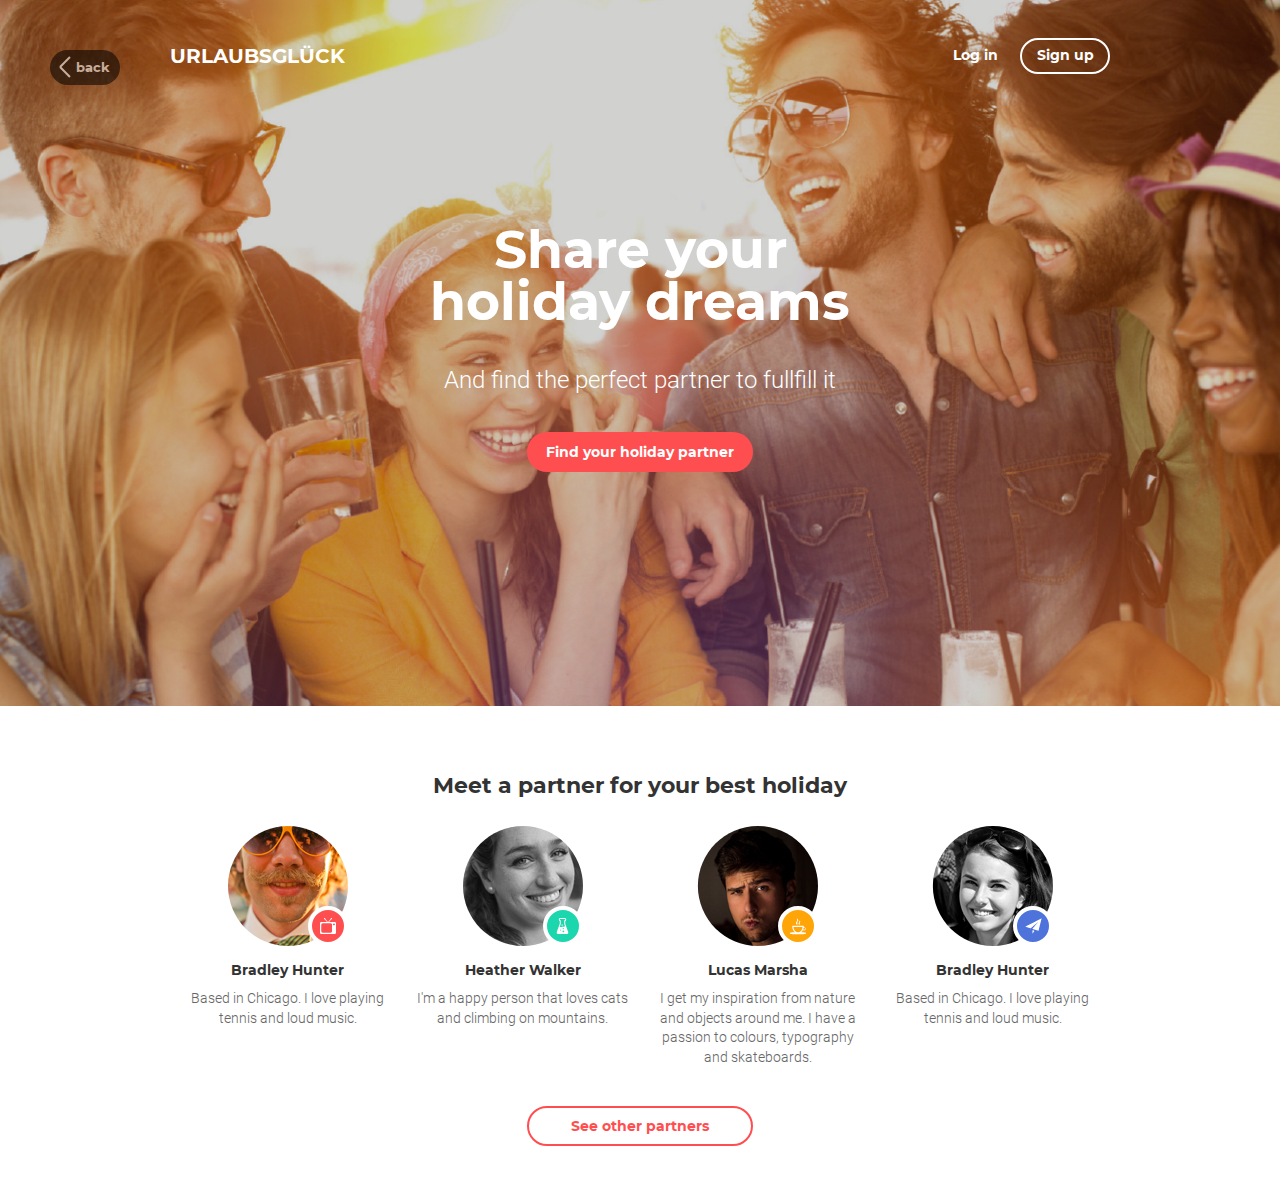
<file: homework-08/index.html>
<!DOCTYPE html>
<html lang="en">
  <head>
    <meta charset="UTF-8" />
    <meta name="viewport" content="width=device-width, initial-scale=1.0" />
    <title>Homework-08</title>
    <link rel="stylesheet" href="./css/fonts.css" />
    <link rel="stylesheet" href="./css/normalize.css" />
    <link rel="stylesheet" href="../css/back.css" />   
    <link rel="stylesheet" href="./css/style.css" />   
  </head>
  <body>
    <a id="to-return" href="../index.html">back</a>
    <header class="header">
      <div class="container">
        <nav class="header__menu">
          <a class="header__logo" href="#">
            <h1 class="header__logo-text">URLAUBSGLÜCK</h1>
          </a>
          <ul class="header__menu-authorization">
            <li class="authorization__login"><a href="#">Log in</a></li>
            <li class="authorization__signup"><a href="#">Sign up</a></li>
          </ul>
        </nav>
        <div class="header__item">
          <h2 class="header__item-title"><span>Share your</span>holiday dreams</h2>
          <p class="header__item-text">And find the perfect partner to fullfill it</p>
          <a href="#" class="header__item-link">Find your holiday partner</a>
        </div>
      </div>
    </header>
    <main class="main">
      <section class="section section-partner">
        <div class="container">
          <h2 class="section-partner__title">Meet a partner for your
            best holiday</h2>
          <ul class="section-partner__teams">
            <li class="section-partner__team-member">
              <div class="team-member__foto">
                <img src="./img/block2/foto/1.jpg" alt="team member foto"/>
              </div>
              <h3 class="team-member__name">Bradley Hunter</h3>
              <p class="team-member__about">Based in Chicago. I love playing tennis and loud music.</p>
            </li>
            <li class="section-partner__team-member">
              <div class="team-member__foto">
                <img src="./img/block2/foto/2.jpg" alt="team member foto"/>
              </div>
              <h3 class="team-member__name">Lucas Marsha</h3>
              <p class="team-member__about">I get my inspiration from nature and objects around me. I have a passion to colours, typography and skateboards.</p>
            </li>
            <li class="section-partner__team-member">
              <div class="team-member__foto">
                <img src="./img/block2/foto/3.jpg" alt="team member foto"/>
              </div>
              <h3 class="team-member__name">Heather Walker</h3>
              <p class="team-member__about">I'm a happy person that loves cats and climbing on mountains.</p>
            </li>
            <li class="section-partner__team-member">
              <div class="team-member__foto">
                <img src="./img/block2/foto/4.jpg" alt="team member foto"/>
              </div>
              <h3 class="team-member__name">Bradley Hunter</h3>
              <p class="team-member__about">Based in Chicago. I love playing tennis and loud music.</p>
            </li>
          </ul>
          <a href="#" class="header__item-link section-partner__link">See other partners</a>
        </div>
      </section>
    </main>
  </body>
</html>
</file>
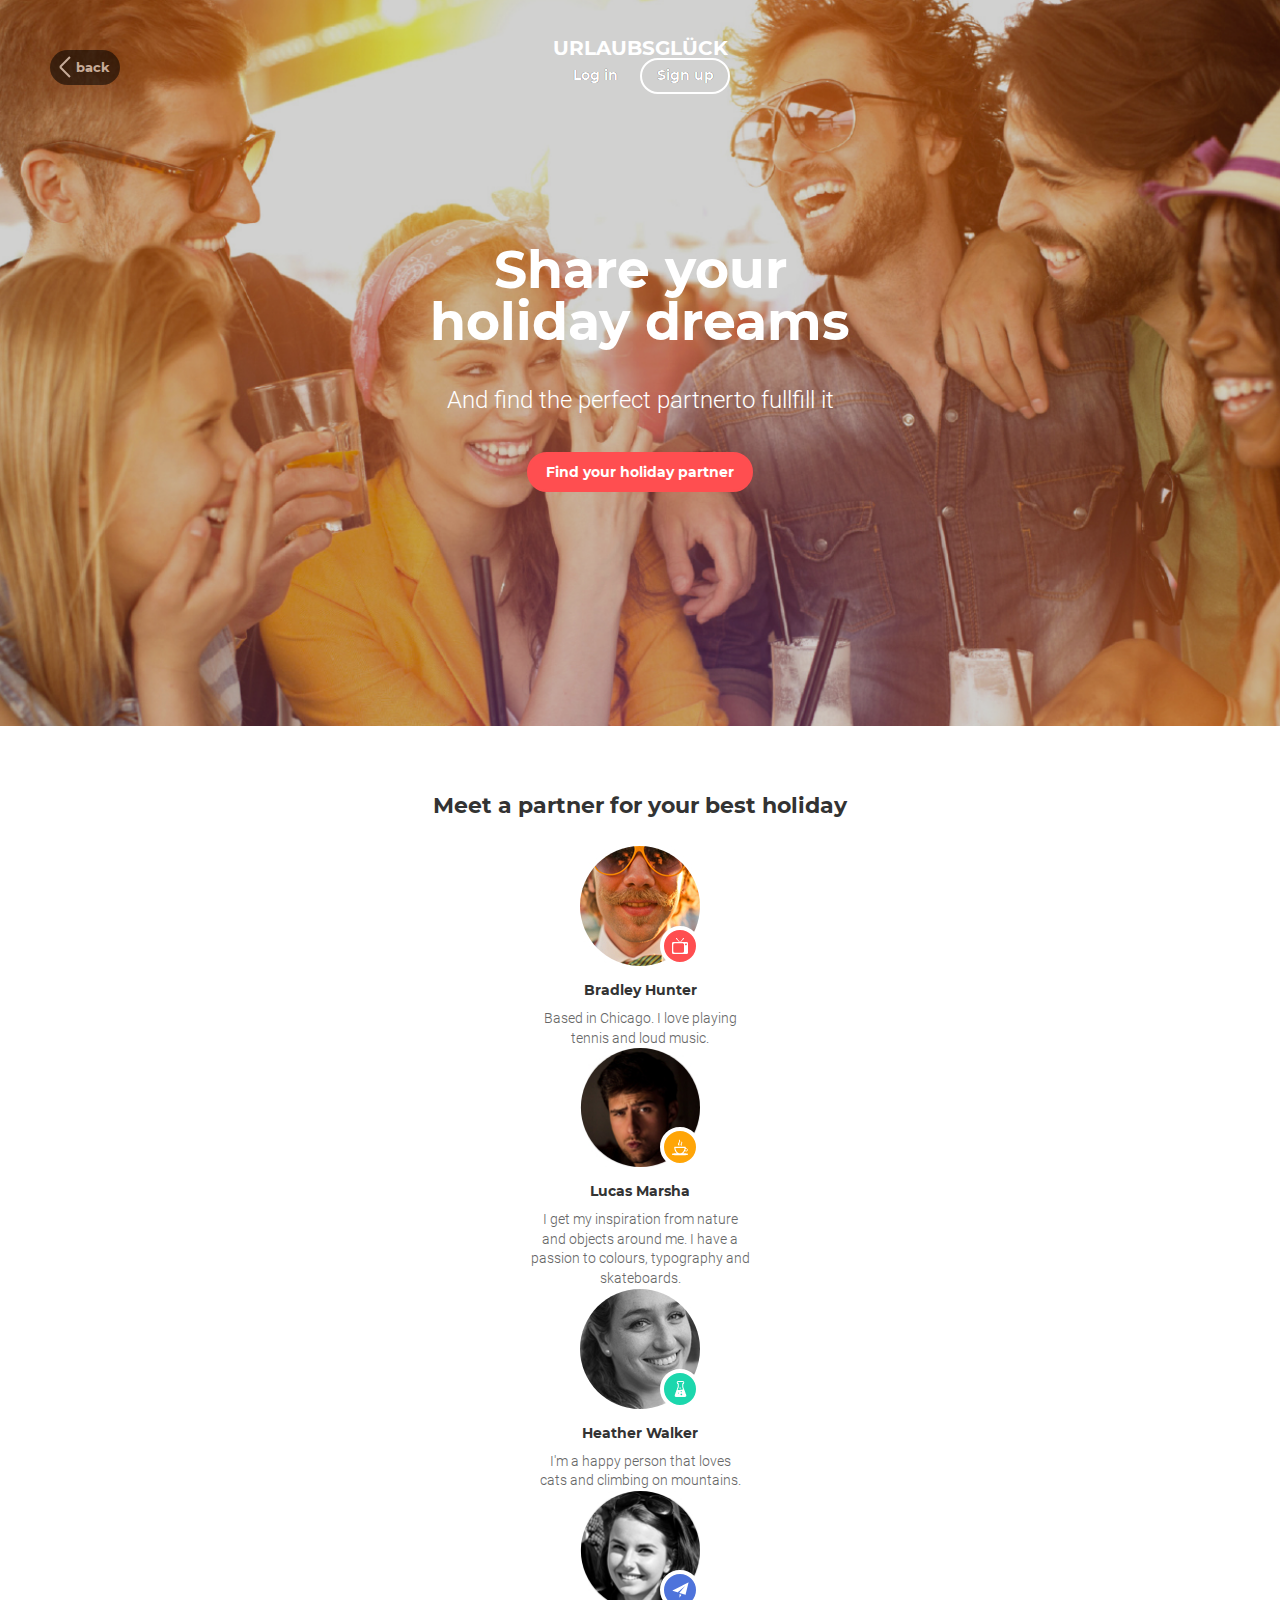
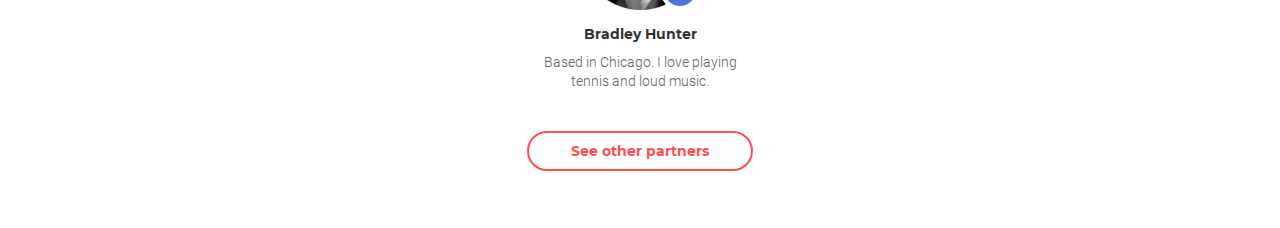
<file: homework-09/index.html>
<!DOCTYPE html>
<html lang="en">
  <head>
    <meta charset="UTF-8" />
    <meta name="viewport" content="width=device-width, initial-scale=1.0" />
    <title>Homework-09</title>
    <link rel="stylesheet" href="https://maxcdn.bootstrapcdn.com/bootstrap/4.0.0-beta.2/css/bootstrap.min.css" integrity="sha384-PsH8R72JQ3SOdhVi3uxftmaW6Vc51MKb0q5P2rRUpPvrszuE4W1povHYgTpBfshb" crossorigin="anonymous"/>
    <link rel="stylesheet" href="./css/fonts.css" />
    <link rel="stylesheet" href="./css/normalize.css" />
    <link rel="stylesheet" href="./css/style.css" />
    <link rel="stylesheet" href="../css/back.css" />
  </head>
  <body>
    <a id="to-return" href="../index.html">back</a>
    <header class="header">
      <div class="container">
        <nav class="header__menu row flex-column-reverse flex-md-row justify-content-center justify-content-md-between">
          <a class="header__logo col-12 col-md-4 col-lg-3" href="#">
            <h1 class="header__logo-text">URLAUBSGLÜCK</h1>
          </a>
          <ul class="header__menu-authorization col-12 col-md-4 col-lg-3">
            <li class="authorization__login"><a href="#">Log in</a></li>
            <li class="authorization__signup"><a href="#">Sign up</a></li>
          </ul>
        </nav>
        <div class="header__item row">
          <h2 class="header__item-title col-12"><span class="br-text">Share your</span>holiday dreams</h2>
          <p class="header__item-text col-12">And find the perfect partner<span class="br-text notbr-text">to fullfill it</span></p>
          <span class="col-12">
            <a href="#" class="header__item-link">Find your holiday partner</a>
          </span>
        </div>
      </div>
    </header>
    <main class="main">
      <section class="section section-partners">
        <div class="container">
          <div class=" row section-partner">
            <h2 class="col-12 section-partner__title">Meet a partner for your
              <span class="br-text notbr-text">best holiday</span></h2>
          </div>

          <ul class="row section-partner__teams">
            <li class="col-12 col-md-6 col-lg-3 section-partner__team-member">
              <div class="team-member__foto">
                <img src="./img/block2/foto/1.jpg" alt="team member foto"/>
              </div>
              <h3 class="team-member__name">Bradley Hunter</h3>
              <p class="team-member__about">Based in Chicago. I love playing 
                <span class="br-text">tennis and loud music.</span>
              </p>
            </li>
            <li class="col-12 col-md-6 col-lg-3 section-partner__team-member">
              <div class="team-member__foto">
                <img src="./img/block2/foto/2.jpg" alt="team member foto"/>
              </div>
              <h3 class="team-member__name">Lucas Marsha</h3>
              <p class="team-member__about">I get my inspiration from nature 
                <span class="br-text">and objects around me. I have a</span> 
                <span class="br-text">passion to colours, typography and</span> 
                skateboards.
              </p>
            </li>
            <li class="col-12 col-md-6 col-lg-3 section-partner__team-member">
              <div class="team-member__foto">
                <img src="./img/block2/foto/3.jpg" alt="team member foto"/>
              </div>
              <h3 class="team-member__name">Heather Walker</h3>
              <p class="team-member__about">I'm a happy person that loves 
                <span class="br-text">cats and climbing on mountains.</span>
              </p>
            </li>
            <li class="col-12 col-md-6 col-lg-3 section-partner__team-member">
              <div class="team-member__foto">
                <img src="./img/block2/foto/4.jpg" alt="team member foto"/>
              </div>
              <h3 class="team-member__name">Bradley Hunter</h3>
              <p class="team-member__about">Based in Chicago. I love playing 
                <span class="br-text">tennis and loud music.</span>
              </p>
            </li>
          </ul>
          <div class="row">
            <span class="col-12">
              <a href="#" class="header__item-link section-partner__link">See other partners</a>
            </span>
          </div>
        </div>
      </section>
    </main>
  </body>
</html>
</file>
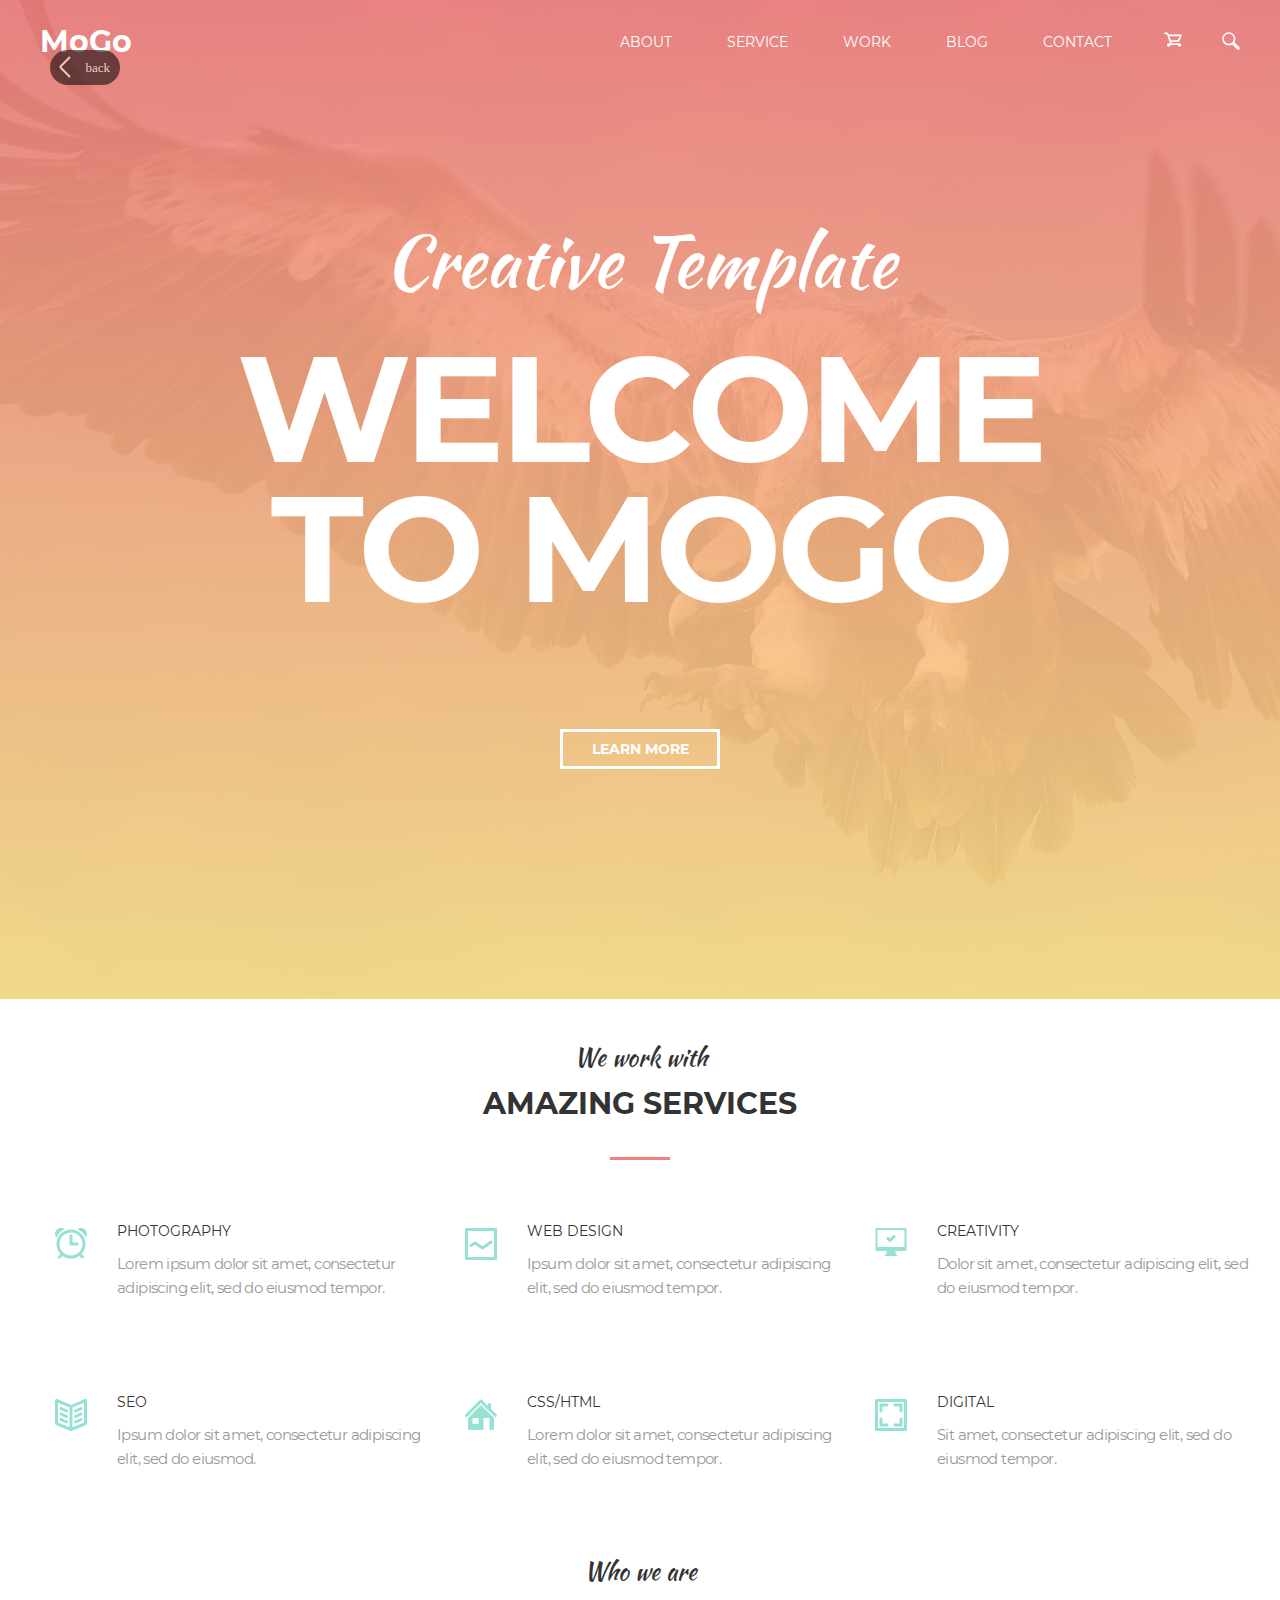
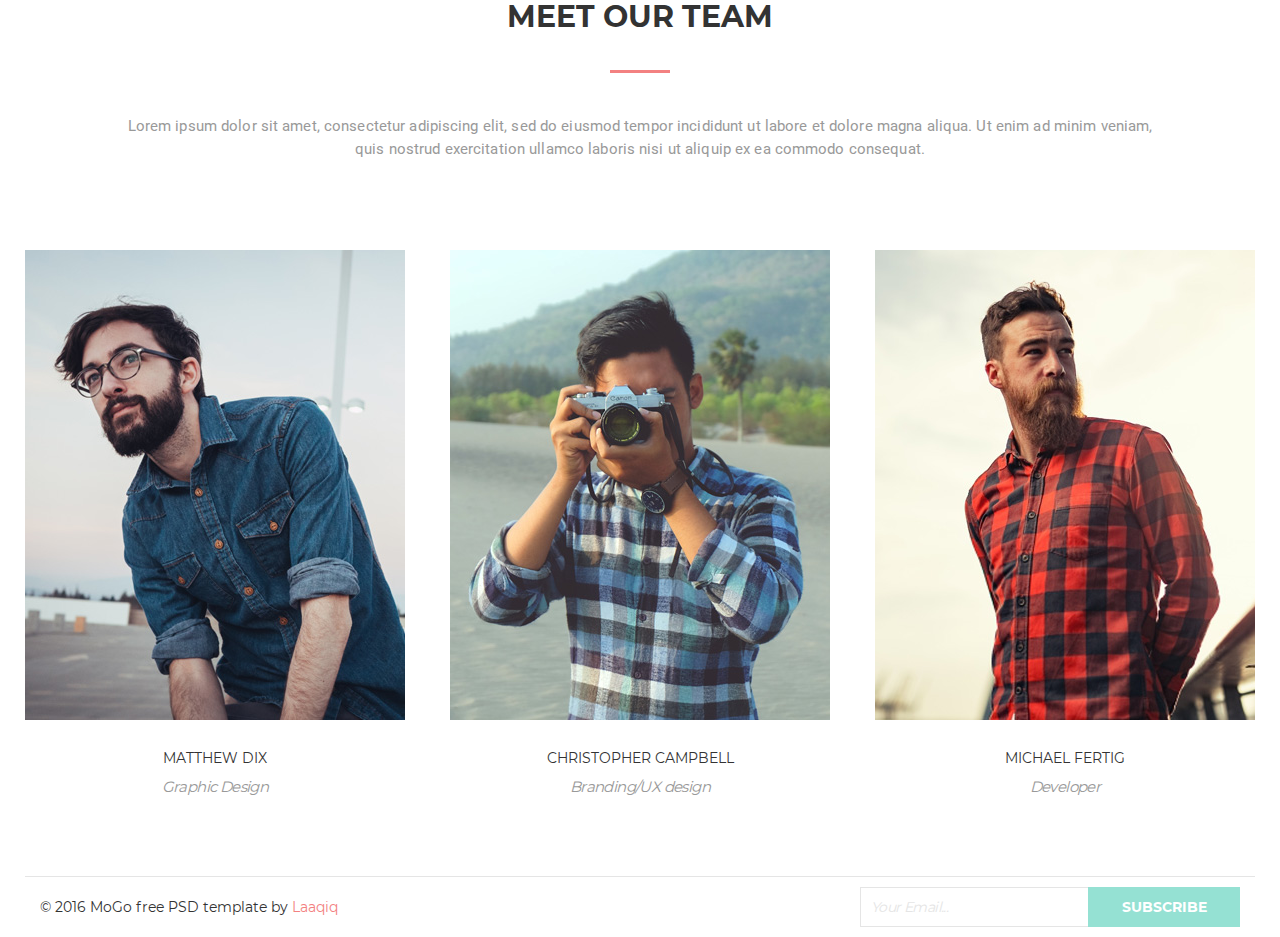
<file: homework-10/index.html>
<!DOCTYPE html>
<html lang="en">
  <head>
    <meta charset="UTF-8" />
    <meta name="viewport" content="width=device-width, initial-scale=1.0" />
    <meta http-equiv="X-UA-Compatible" content="ie=edge" />
    <title>Homework-10</title>
    <link rel="stylesheet" href="./css/styles.css">
    <link rel="stylesheet" href="../css/back.css" />
  </head>
  
  <body>
    <a id="to-return" href="../index.html">back</a>
    <header class="header">
      <div class="container">
        <div class="header__body">
          <a class="logo" href="#">
            <h1 class="logo__text">MoGo</h1>
          </a>
                <nav class="navigation header__menu">
            <ul class="menu-list navigation__menu-list">
              <li class="menu-list__item"><a href="#" class="menu-list__item-link">About</a></li>
              <li class="menu-list__item"><a href="#" class="menu-list__item-link">service</a></li>
              <li class="menu-list__item"><a href="#" class="menu-list__item-link">work</a></li>
              <li class="menu-list__item"><a href="#" class="menu-list__item-link">blog</a></li>
              <li class="menu-list__item"><a href="#" class="menu-list__item-link">contact</a></li>
            </ul>
            <ul class="nav-btn navigation__nav-btn">
              <li class="nav-btn__basket">
                <a href="#" class="nav-btn__basket-link">
                  <svg class="nav-btn__svg" xmlns="http://www.w3.org/2000/svg"
                    xmlns:xlink="http://www.w3.org/1999/xlink"
                    width="18px" height="15px">
                    <path d="M17.726,3.663 L17.727,3.663 L15.252,9.163 L15.252,9.163 C15.130,9.434 14.866,9.627 14.555,9.648 L14.555,9.648 L7.427,10.123 L7.839,11.299 L15.600,11.299 C16.511,11.299 17.250,12.038 17.250,12.950 C17.250,13.861 16.511,14.600 15.600,14.600 C14.689,14.600 13.950,13.861 13.950,12.950 L6.250,12.950 C6.250,13.861 5.511,14.600 4.600,14.600 C3.689,14.600 2.950,13.861 2.950,12.950 C2.950,12.038 3.689,11.299 4.600,11.299 L6.091,11.299 L2.915,2.225 L1.025,2.225 C0.569,2.225 0.200,1.855 0.200,1.400 C0.200,0.944 0.569,0.575 1.025,0.575 L3.500,0.575 C3.860,0.575 4.163,0.807 4.276,1.128 L4.279,1.127 L4.759,2.500 L16.975,2.500 C17.431,2.500 17.800,2.869 17.800,3.325 C17.800,3.445 17.773,3.559 17.726,3.663 ZM5.337,4.150 L6.862,8.507 L13.951,8.034 L15.699,4.150 L5.337,4.150 Z"/>
                  </svg>
                  <span class="visually-hidden">basket</span>
                </a>
              </li>
              <li class="nav-btn__search">
                <button class="nav-btn__search-btn">
                  <svg class="nav-btn__svg" xmlns="http://www.w3.org/2000/svg"
                    xmlns:xlink="http://www.w3.org/1999/xlink"
                    width="18px" height="18px">
                    <path d="M17.317,14.983 C17.615,15.281 17.800,15.694 17.800,16.150 C17.800,17.061 17.061,17.800 16.150,17.800 C15.694,17.800 15.282,17.615 14.983,17.316 L14.983,17.316 L10.147,12.481 C9.165,13.061 8.023,13.400 6.800,13.400 C3.155,13.400 0.200,10.445 0.200,6.800 C0.200,3.155 3.155,0.200 6.800,0.200 C10.445,0.200 13.400,3.155 13.400,6.800 C13.400,8.023 13.061,9.165 12.481,10.147 L17.317,14.983 L17.317,14.983 ZM6.800,1.849 C4.066,1.849 1.850,4.066 1.850,6.800 C1.850,9.534 4.066,11.750 6.800,11.750 C9.534,11.750 11.750,9.534 11.750,6.800 C11.750,4.066 9.534,1.849 6.800,1.849 Z"/>
                  </svg>
                  <span class="visually-hidden">search</span>
                </button>
              </li>
            </ul>
          </nav>
        </div>
      </div>
    </header>
    <main>
      <section class="hero section">
        <div class="container">
          <h3 class="hero__subtitle">Creative Template</h3>
          <h2 class="hero__title">
            welcome 
            <span class="text-br" >
              to mogo
            </span>
          </h2>
          <a href="#" class="more-link hero__more-link">learn more</a>
        </div>
      </section>
      <section class="section services">
        <div class="container">
          <h3 class="subtitle services__subtitle">We work with</h3>
          <h2 class="title services__title">Amazing Services</h2>
          <div class="content-section services__content">
            <ul class="services__items-list">
              <li class="services__item">
                <h3 class="item-title services__item-title">Photography</h3>
                <p class="item-text services__item-text">Lorem ipsum dolor sit amet, consectetur adipiscing elit, sed do eiusmod tempor.</p>
              </li>
              <li class="services__item">
                <h3 class="item-title services__item-title">Web Design</h3>
                <p class="item-text services__item-text">Ipsum dolor sit amet, consectetur adipiscing elit, sed do eiusmod tempor.</p>
              </li>
              <li class="services__item">
                <h3 class="item-title services__item-title">Creativity</h3>
                <p class="item-text services__item-text">Dolor sit amet, consectetur adipiscing elit, sed do eiusmod tempor.</p>
              </li>
              <li class="services__item">
                <h3 class="item-title services__item-title">Seo</h3>
                <p class="item-text services__item-text">Ipsum dolor sit amet, consectetur adipiscing elit, sed do eiusmod.</p>
              </li>
              <li class="services__item">
                <h3 class="item-title services__item-title">CSS/HTML</h3>
                <p class="item-text services__item-text">Lorem dolor sit amet, consectetur adipiscing elit, sed do eiusmod tempor.</p>
              </li>
              <li class="services__item">
                <h3 class="item-title services__item-title">Digital</h3>
                <p class="item-text services__item-text">Sit amet, consectetur adipiscing elit, sed do eiusmod tempor.</p>
              </li>
            </ul>
          </div>
        </div>
      </section>
      <section class="section ourteam">
        <div class="container">
          <h3 class="subtitle ourteam__subtitle">Who we are</h3>
          <h2 class="title ourteam__title">Meet our team</h2>
          <p class="ourteam__descrip-text">Lorem ipsum dolor sit amet, consectetur adipiscing elit, sed do eiusmod tempor incididunt ut labore et dolore magna aliqua. Ut enim ad minim veniam, quis nostrud exercitation ullamco laboris nisi ut aliquip ex ea commodo consequat.</p>
          <div class="content-section ourteam__content">
            <ul class="ourteam__members-list">
              <li class="ourteam__member">
                <div class="ourteam__wrap-foto">
                  <div class="ourteam__substrate"></div>
                  <div class="ourteam__wrap-image">
                    <img class="ourteam__image" srcset="./images/member1.jpg 380w,./images/member1@2x.jpg 760w" sizes="380px" height="470" alt="member 1 foto"/>
                    <div class="ourteam__overlay">
                      <ul class="ourteam__list-icons">
                        <li class="ourteam__social-icon ourteam__social-icon-facebook">
                          <svg class="ourteam__social-icon-list-svg">
                            <use href="./images/sprite-social-icon.svg#icon-facebook"/>
                          </svg>
                          <span class="visually-hidden">facebook</span>
                        </li>
                        <li class="ourteam__social-icon ourteam__social-icon-twitter">
                          <svg class="ourteam__social-icon-list-svg">
                            <use href="./images/sprite-social-icon.svg#icon-twitter"/>
                          </svg>
                          <span class="visually-hidden">twitter</span>
                        </li>
                        <li class="ourteam__social-icon ourteam__social-icon-pinterest">
                          <svg class="ourteam__social-icon-list-svg">
                            <use href="./images/sprite-social-icon.svg#icon-pinterest"/>
                          </svg>
                          <span class="visually-hidden">pinterest</span>
                        </li>
                        <li class="ourteam__social-icon ourteam__social-icon-instagram">
                          <svg class="ourteam__social-icon-list-svg">
                            <use href="./images/sprite-social-icon.svg#icon-instagram"/>
                          </svg>
                          <span class="visually-hidden">instagram</span>
                        </li>
                      </ul>
                    </div>
                  </div>
                </div>
                <h3 class="item-title ourteam__member-name">Matthew Dix</h3>
                <p class="item-text ourteam__member-profession">Graphic Design</p>
              </li>
              <li class="ourteam__member">
                <div class="ourteam__wrap-foto">
                  <div class="ourteam__substrate"></div>
                  <div class="ourteam__wrap-image">
                    <img class="ourteam__image" srcset="./images/member2.jpg 380w, ./images/member2@2x.jpg 760w" sizes="380px" height="470" alt="member 2 foto"/>
                    <div class="ourteam__overlay">
                      <ul class="ourteam__list-icons">
                        <li class="ourteam__social-icon ourteam__social-icon-facebook">
                          <svg class="ourteam__social-icon-list-svg">
                            <use href="./images/sprite-social-icon.svg#icon-facebook"/>
                          </svg>
      
                          <span class="visually-hidden">facebook</span>
                        </li>
                        <li class="ourteam__social-icon ourteam__social-icon-twitter">
                          <svg class="ourteam__social-icon-list-svg">
                            <use href="./images/sprite-social-icon.svg#icon-twitter"/>
                          </svg>
      
                          <span class="visually-hidden">twitter</span>
                        </li>
                        <li class="ourteam__social-icon ourteam__social-icon-pinterest">
                          <svg class="ourteam__social-icon-list-svg">
                            <use href="./images/sprite-social-icon.svg#icon-pinterest"/>
                          </svg>
      
                          <span class="visually-hidden">pinterest</span>
                        </li>
                        <li class="ourteam__social-icon ourteam__social-icon-instagram">
                          <svg class="ourteam__social-icon-list-svg">
                            <use href="./images/sprite-social-icon.svg#icon-instagram"/>
                          </svg>
      
                          <span class="visually-hidden">instagram</span>
                        </li>
                      </ul>
                    </div>
                  </div>
                </div>
                <h3 class="item-title ourteam__member-name">Christopher Campbell</h3>
                <p class="item-text ourteam__member-profession">Branding/UX design</p>
              </li>
              <li class="ourteam__member">
                <div class="ourteam__wrap-foto">
                  <div class="ourteam__substrate"></div>
                  <div class="ourteam__wrap-image">
                    <img class="ourteam__image" srcset="./images/member3.jpg 380w, ./images/member3@2x.jpg 760w" sizes="380px" height="470" alt="member 3 foto"/>
                    <div class="ourteam__overlay">
                      <ul class="ourteam__list-icons">
                        <li class="ourteam__social-icon ourteam__social-icon-facebook">
                          <svg class="ourteam__social-icon-list-svg">
                            <use href="./images/sprite-social-icon.svg#icon-facebook"/>
                          </svg>
                          <span class="visually-hidden">facebook</span>
                        </li>
                        <li class="ourteam__social-icon ourteam__social-icon-twitter">
                          <svg class="ourteam__social-icon-list-svg">
                            <use href="./images/sprite-social-icon.svg#icon-twitter"/>
                          </svg>
                          <span class="visually-hidden">twitter</span>
                        </li>
                        <li class="ourteam__social-icon ourteam__social-icon-pinterest">
                          <svg class="ourteam__social-icon-list-svg">
                            <use href="./images/sprite-social-icon.svg#icon-pinterest"/>
                          </svg>
                          <span class="visually-hidden">pinterest</span>
                        </li>
                        <li class="ourteam__social-icon ourteam__social-icon-instagram">
                          <svg class="ourteam__social-icon-list-svg">
                            <use href="./images/sprite-social-icon.svg#icon-instagram"/>
                          </svg>
                          <span class="visually-hidden">instagram</span>
                        </li>
                      </ul>
                    </div>
                  </div>
                </div>
                <h3 class="item-title ourteam__member-name">Michael Fertig</h3>
                <p class="item-text ourteam__member-profession">Developer</p>
              </li>
            </ul>
          </div>
        </div>
      </section>
      <footer class="footer">
        <div class="container">
          <div class="footer__body">
            <p class="footer__copy">
              &copy; 2016 MoGo free PSD template by
              <a href="#" class="footer__copy-link">Laaqiq</a>
            </p>
            <form action="" class="footer__input">
              <input class="footer__input-email" type="email" name="email" placeholder="Your Email..." required/>
              <button class="footer__input-button" type="submit">Subscribe</button>
            </form>
          </div>
        </div>
      </footer>
    </main>
    
  </body>
</html>
</file>
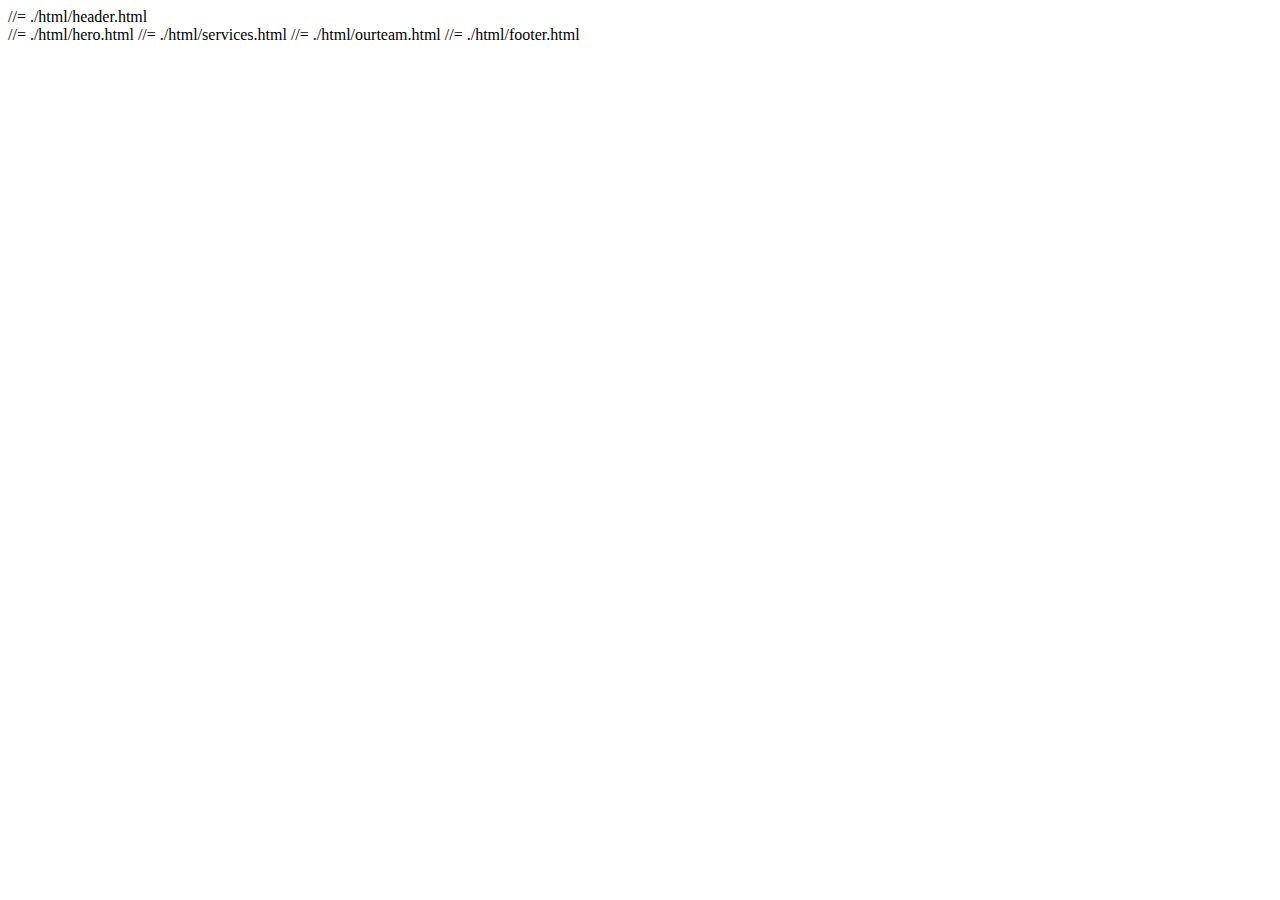
<file: homework-11/src/index.html>
<!DOCTYPE html>
<html lang="en">
  <head>
    <meta charset="UTF-8" />
    <meta name="viewport" content="width=device-width, initial-scale=1.0" />
    <meta http-equiv="X-UA-Compatible" content="ie=edge" />
    <title>Homework-11</title>
    <!-- Сюда будет всталена ссылка на файл стилей -->
    <!-- inject:css -->
    <!-- endinject -->
  </head>

  <body>
    //= ./html/header.html
    <main>
      //= ./html/hero.html
      //= ./html/services.html
      //= ./html/ourteam.html
      //= ./html/footer.html
    </main>
    <!-- Сюда будет всталена ссылка на файл скриптов -->
    <!-- inject:js -->
    <!-- endinject -->
  </body>
</html>
</file>
<file: css/style.css>
body {
  background: url(../images/bg-3840.jpg) center no-repeat;
  background-size: cover;
}

.homeworks__title {
  font-size: 25px;
  color: #000;
  margin-bottom: 12px;
}
.homeworks__description {
  font-size: 20px;
  color: #000;
  margin-bottom: 12px;
}




.homeworks { 
  padding: 20px;
  max-width: 900px;
  margin: 0 auto;
  position: relative;
}
.homework__list { 
  display: flex;
  position: relative;
  z-index: 1;
  justify-content: center;
  align-items: center;
  flex-flow: wrap;
  perspective-origin: 50% 0%;
  perspective: 2000px;
}
.homework__item { 
  width: 280px;
  margin: 0 15px 15px 0;
  background: rgb(18, 25, 65);
  box-shadow: 16px 20px 10px 3px rgba(0, 0, 0, 0.6);
  border-radius: 6px;
  /* border-top-right-radius: 6px; */
  border: 1px solid rgb(18, 25, 65);
  transform: rotateX(50deg);
  transform-origin: bottom;
  transition: background 0.5s, transform 0.2s, z-index 0s 0.7s;
  z-index: 1;
}
.homework__item:nth-child(1) {animation: pre-load ease 1s 0s 1, item-load ease 1.5s 1s 1;}
.homework__item:nth-child(2) {animation: pre-load ease 1.1s 0s 1, item-load ease 1.5s 1.1s 1;}
.homework__item:nth-child(3) {animation: pre-load ease 1.2s 0s 1, item-load ease 1.5s 1.2s 1;}
.homework__item:nth-child(4) {animation: pre-load ease 1.3s 0s 1, item-load ease 1.5s 1.3s 1;}
.homework__item:nth-child(5) {animation: pre-load ease 1.4s 0s 1, item-load ease 1.5s 1.4s 1;}
.homework__item:nth-child(6) {animation: pre-load ease 1.5s 0s 1, item-load ease 1.5s 1.5s 1;}
.homework__item:nth-child(7) {animation: pre-load ease 1.6s 0s 1, item-load ease 1.5s 1.6s 1;}
.homework__item:nth-child(8) {animation: pre-load ease 1.7s 0s 1, item-load ease 1.5s 1.7s 1;}
.homework__item:nth-child(9) {animation: pre-load ease 1.8s 0s 1, item-load ease 1.5s 1.8s 1;}
.homework__item:nth-child(10) {animation: pre-load ease 1.9s 0s 1, item-load ease 1.5s 1.9s 1;}


.homework__item:nth-child(1):hover {z-index: 5;}
.homework__item:nth-child(2):hover {z-index: 5;}
.homework__item:nth-child(3):hover {z-index: 5;}
.homework__item:nth-child(4):hover {z-index: 5;}
.homework__item:nth-child(5):hover {z-index: 5;}
.homework__item:nth-child(6):hover {z-index: 5;}
.homework__item:nth-child(7):hover {z-index: 5;}
.homework__item:nth-child(8):hover {z-index: 5;}
.homework__item:nth-child(9):hover {z-index: 5;}
.homework__item:nth-child(10):hover {z-index: 5;}



@media (max-width: 576px) {
  .homework__item { 
    margin: 0 0 15px 0;
  }
}
.homework__item:not(:last-child) {
}
.homework-link { 
  text-align: center;
  font-family: Arial, "Helvetica Neue", Helvetica, sans-serif;
  font-size: 18px;
  color: rgb(255, 255, 255);
  text-transform: uppercase;
  display: block;
  padding: 15px;
}

.homework__item:hover { 
  transition: background 0.5s, transform 0.2s 0.5s;
  background: rgb(143, 159, 230);
  transform:  rotateX(0deg);
}




.view-photo {
  position: absolute;
  top: 50px;
  left: 6px;
  display: block;
  width: 266px;
  height: 0px;
  object-fit: cover;
  object-position: top;
  transition: all 0.5s 0.5s;
  cursor: default;
  pointer-events: none;
  box-shadow: 16px 20px 10px 3px rgba(0, 0, 0, 0.6);
}
.homework__item:hover .view-photo{ 
  box-shadow: 16px 20px 10px 3px rgba(0, 0, 0, 0.6);
  height: 266px;
  transition: all 0.5s;
  transform:  rotateX(0deg);
}




@keyframes item-load {
  0% {
    transform: translateX(2000px) rotateX(0deg);
    box-shadow: 1px 2px 2px 0px rgba(0, 0, 0, 0.6);
  }
  45% {
    transform: translateX(0px) rotateX(0deg);
    box-shadow: 1px 2px 2px 0px rgba(0, 0, 0, 0.6);
  }
  75% {
    transform: translateX(0px) rotateX(0deg);
    box-shadow: 16px 20px 10px 3px rgba(0, 0, 0, 0.6);
  }
  
  100% {
    box-shadow: 16px 20px 10px 3px rgba(0, 0, 0, 0.6);
    transform: translateX(0px) rotateX(50deg);
  }
}
@keyframes pre-load {
  0% {
    transform: translateX(2000px) rotateX(0deg);
    box-shadow: 1px 2px 2px 0px rgba(0, 0, 0, 0.6);
  }  
  100% {
    box-shadow: 1px 2px 2px 0px rgba(0, 0, 0, 0.6);
    transform: translateX(2000px) rotateX(0deg);
  }
}
</file>
<file: homework-03/css/style.css>
/*Обнуление*/
* {
  padding: 0;
  margin: 0;
  border: 0;
}
*,
*:before,
*:after {
  -moz-box-sizing: border-box;
  -webkit-box-sizing: border-box;
  box-sizing: border-box;
}
:focus,
:active {
  outline: none;
}
a:focus,
a:active {
  outline: none;
}

nav,
footer,
header,
aside {
  display: block;
}

html,
body {
  height: 100%;
  width: 100%;
  font-size: 100%;
  line-height: 1;
  font-size: 14px;
  -ms-text-size-adjust: 100%;
  -moz-text-size-adjust: 100%;
  -webkit-text-size-adjust: 100%;
}
input,
button,
textarea {
  font-family: inherit;
}

input::-ms-clear {
  display: none;
}
button {
  cursor: pointer;
}
button::-moz-focus-inner {
  padding: 0;
  border: 0;
}
a,
a:visited {
  text-decoration: none;
}
a:hover {
  text-decoration: none;
}
ul li {
  list-style: none;
}
img {
  vertical-align: top;
}

h1,
h2,
h3,
h4,
h5,
h6 {
  font-size: inherit;
  font-weight: 400;
}
/*--------------------*/

/*--> font-family: 'Playfair Display', serif; <--
----> font-family: 'Ubuntu', sans-serif; <-----*/

body {
  max-width: 899px;
  margin: auto;
  font-family: 'Playfair Display', serif;
}
.nav {
}
.nav_menu {
  text-transform: uppercase;
  display: flex;
  padding: 78px 0;
  max-width: 680px;
  margin: 0 auto;
}
.nav_menu li {
  margin: 0 auto;
  display: inline-block;
}
.nav_menu li:hover {
  color: #03a9f4;
}
.nav_menu li.menu_item {
  /* margin-right: 60px; */
  position: relative;
  left: 13px;
}
.main {
}
.article span {
  line-height: 75px;
  display: block;
  color: #b4ad9e;
  font-family: 'Ubuntu', sans-serif;
  font-size: 14px;
  font-weight: 300;
  letter-spacing: -0.2px;
  text-transform: uppercase;
}
.article h2 {
  line-height: 16px;
  color: #626262;
  font-size: 30px;
  margin-bottom: 39px;
}
.article p {
  letter-spacing: 0.03px;
  line-height: 16px;
  color: #626262;
  font-size: 14px;
  line-height: 24px;
}
.article {
  margin: 23px 0 105px 0;
  display: inline-block;
  width: 420px;
  height: 480px;
  overflow: hidden;
}
.art_two_column {
  width: 419px;
  margin-left: 56px;
}
.button {
  border: 1px solid #626262;
  background-color: #fff;
  color: #626262;
  width: 164px;
  height: 60px;
  font-size: 20px;
  margin: -23px 0% 20px 39.7%;
}
</file>
<file: homework-04/css/style.css>
@import url('https://fonts.googleapis.com/css2?family=Open+Sans:wght@300;400;600;700&family=Roboto:wght@300;400;700;900&display=swap');

body {
  max-width: 1110px;
  margin: 0 auto;
  font-family: Roboto;
}

.clearfix::after {
  content: "";
  display: table;
  clear: both;
}

.header { 
  padding: 26px 0;
}
.header__logo,
.menu__link { 
  float: left;
}
h1 a {
  color: #555252;
  font-size: 30px;
  font-weight: 300;
  text-transform: uppercase;
}
h1::first-letter {
  color: #1abc9c;
  font-weight: 900;
}

.header__menu { 
  float: right;
  padding: 10px 0;
}
.menu__link a { 
  color: #0f0101;
  display: inline-block;
  font-family: "Open Sans";
  font-size: 14px;
  font-weight: 700;
  text-transform: uppercase;
  padding: 5px;
}
.menu__list .menu__link:last-child a {
  padding-right: 0;
}
.menu__link:not(:last-child) { 
  margin: 0 20px 0 0;
}
.menu__link:hover a {
  color: #1abc9c;
}



.section { 
  margin: 0 0 25px 0;
}
.section__title {
  padding: 58px 0;
  margin: 0 0 19px 0;
  text-align: center;
}
.section__title h2 { 
  color: #515151;
  font-size: 48px;
  font-weight: 900;
  letter-spacing: -0.96px;
  text-transform: uppercase;
}
.section__title h2::after {
  content: '';
  display: block;
  margin: 25px auto 0 auto;
  width: 164px;
  height: 7px;
  background-color: #1abc9c;
}



.product__position { 
  float: left;
}
.product__position:not(:nth-child(4n + 4)) {
  margin-right: 30px;
}
.product__position:not(:nth-last-child(-n + 4)) {
  margin-bottom: 30px;
}
.position__image { 
  background-color: #e9f0fd;
}
.position__image a {
  display: inline-block;
}
.position__image a img {
  width: 255px;
  height: 282px;
  object-fit: none;
}
.position__info a,
.position__name,
.position__price {
  display: inline-block;
}
.position__info { 
  background-color: #323232;
  color: #fff;
  font-size: 18px;
  font-weight: 600;
  text-transform: uppercase;
  letter-spacing: -0.36px;
}
.position__name {
  font-weight: 600;
  color: #fff;
  padding: 11px;
}
.position__price {
  background-color: rgba(255, 255, 255, 0.44);
  float: right;
  padding: 11px 12px;
}
.position__image:hover + .position__info,
.position__info:hover {
  background-color: #1abc9c;
}



.news__article { 
  float: left;
  font-family: "Open Sans";
  color: #555252;
  max-width: 350px;
  margin-bottom: 55px;
}
.news__article:not(:last-child) {
  margin-right: 30px;
}
.article__image { 
  padding: 0 0 8px 0;
}
.article__title { 
  font-size: 18px;
  font-weight: 600;
  line-height: 26px;
  letter-spacing: -0.36px;
}
.article__title::after {
  content: '';
  display: block;
  margin: 10px 0 0 0;
  width: 136px;
  height: 3px;
  background-color: #4ec6ab;
}
.article__text { 
  font-size: 14px;
  line-height: 26px;
  letter-spacing: -0.28px;
  margin: 20px 0 12px 0;
}
.article__link { 
  display: inline-block;
  color: #ffffff;
  font-size: 16px;
  font-weight: 300;
  text-transform: capitalize;
  border-radius: 3px;
  background-color: #4ec6ab;
  padding: 16px 41px;
}
</file>
<file: css/back.css>
#to-return {
  box-sizing: border-box;
  display: block;
  position: fixed;
  line-height: 15px;
  font-size: 13px;
  text-align: end;
  padding: 10px;
  top: 50px;
  left: 50px;
  width: 70px;
  height: 35px;
  opacity: 0.55;
  background: rgba(0, 0, 0);
  color: #fff;
  border-radius: 35px;
  z-index: 50;
}
#to-return::before,
#to-return::after {
  content: '';
  position: absolute;
  top: 21px;
  left: 8px;
  width: 14px;
  height: 2px;
  background: #fff;
}
#to-return::before {
  top: 11px;
  transform: rotateZ(-45deg);
}
#to-return::after {
  transform: rotateZ(45deg);
}
</file>
<file: homework-05/css/style.css>
@import url('https://fonts.googleapis.com/css2?family=Open+Sans:wght@300;400;600;700&family=Roboto:wght@300;400;700;900&display=swap');


body {
  font-family: Roboto;
  background-color: #e9f0fd;
}


.container {
  max-width: 1110px;
  margin: 0 auto;
}

.clearfix::after {
  content: "";
  display: table;
  clear: both;
}

.header { 
  padding: 20px 0;
  background-color: #fff;
}
.header__logo,
.menu__link { 
  float: left;
}
h1 {
  margin: 0;
  padding: 8px 0;
}
h1 a {
  color: #555252;
  font-size: 30px;
  font-weight: 300;
  text-transform: uppercase;
}
h1::first-letter {
  color: #1abc9c;
  font-weight: 900;
}

.header__menu { 
  float: right;
  padding: 9px 0;
}
.menu__link a { 
  color: #0f0101;
  display: inline-block;
  font-family: "Open Sans";
  font-size: 14px;
  font-weight: 700;
  text-transform: uppercase;
  padding: 5px;
}
.menu__list .menu__link:last-child a {
  padding-right: 0;
}
.menu__link:not(:last-child) { 
  margin: 0 20px 0 0;
}
.menu__link:hover a {
  color: #1abc9c;
}



.slider { 
  width: 100%;
  height: 600px;
  position: relative;
  margin-bottom: 37px;
}
.slider__img::before {
  content: '';
  position: absolute;
  width: 100%;
  height: 100%;
  top: 0;
  left: 0;
  background-color: rgba(0, 0, 2, 0.5);
}
.slider__img img {
  width: 100%;
  height: 600px;
  object-fit: cover;
}
.slider__title { 
  width: 740px;
  color: #fff;
  text-transform: uppercase;
  position: absolute;
  top: 44.5%;
  left: 50%;
  transform: translate(-50%, -50%);
}
.slider__title-big { 
font-size: 60px;
font-weight: 900;
letter-spacing: -1.2px;
margin-bottom: 28px;
}
.slider__title-small { 
  font-size: 24px;
  font-weight: 300;
  letter-spacing: -0.48px;
}
.slider__arrows { 
  width: 1110px;
  position: absolute;
  top: 46.5%;
  left: 50%;
  transform: translate(-50%, -50%);
}
.slider__arrow { 
  width: 104px;
  height: 104px;
  cursor: pointer;
  background-color: #1abc9c;
  background-position: center;
  background-repeat: no-repeat;
}
.slider__arrow:hover {
  background-color: rgba(78, 198, 171, 0.65);
}
.slider__arrow-left { 
  float: left;
  background-image: url(../img/slider/l.png);
}
.slider__arrow-right { 
  float: right;
  background-image: url(../img/slider/r.png);
}



.section { 
  margin: 0 0 99px 0;
  
}
.section__title {
  padding: 58px 0;
  margin: 0 0 22px 0;
  text-align: center;
}
.section__title h2 { 
  color: #515151;
  font-size: 48px;
  font-weight: 900;
  letter-spacing: -0.96px;
  text-transform: uppercase;
}
.section__title h2::after {
  content: '';
  display: block;
  margin: 25px auto 0 auto;
  width: 164px;
  height: 7px;
  background-color: #1abc9c;
}



.collection__position { 
  float: left;
}
.collection__position:not(:last-child) {
  margin-right: 30px;
}
.position__image { 
  position: relative;
}
.position__image img {
  width: 255px;
  height: 282px;
  object-fit: cover;
  object-position: top;
}

.position__image-overlay { 
  display: none;
  width: 100%;
  height: 100%;
  position: absolute;
  top: 0;
  left: 0;
  border: 10px solid rgba(255, 255, 255, 0.55);
  background-color: rgba(0, 0, 2, 0.55);
  background-clip: padding-box;
}
.position__image:hover .position__image-overlay{
  display: block;
}

.position__image-overlay-icons {
  position: absolute;
  top: 50%;
  left: 50%;
  transform: translate(-50%, -50%);
}
.position__image-overlay-icon {
  width: 50px;
  height: 50px;
  border: 1px solid #ffffff;
}
.position__image-overlay-icon:not(:nth-last-child(-n + 2)) {
  margin-right: 4px;
}
.position__image-overlay-icon:not(:nth-last-child(-n + 1)) {
  margin-bottom: 7px;
}
.position__image-overlay-icon:hover {
  border: 1px solid #1abc9c;
  background-color: #1abc9c;
}
.position__image-overlay-heart { 
  background: url(../img/overlay-icons/1.png) center no-repeat;
}
.position__image-overlay-arrow { 
  background: url(../img/overlay-icons/2.png) center no-repeat;
}
.position__image-overlay-clock { 
  background: url(../img/overlay-icons/3.png) center no-repeat;
}
.position__image-overlay-basket { 
  width: 166px;
  padding-left: 45px;
  color: #ffffff;
  font-family: "Open Sans";
  font-size: 14px;
  text-transform: uppercase;
  letter-spacing: -0.28px;
  background: #323232 url(../img/overlay-icons/4.png) center no-repeat;
  background-position: left 12px center;
}


.position__info a,
.position__name,
.position__price {
  display: inline-block;
}
.position__info { 
  background-color: #323232;
  color: #fff;
  font-size: 18px;
  font-weight: 600;
  text-transform: uppercase;
  letter-spacing: -0.36px;
}
.position__name {
  font-weight: 600;
  color: #fff;
  padding: 11px;
}
.position__price {
  background-color: rgba(255, 255, 255, 0.44);
  float: right;
  padding: 11px 12px;
}
.position__image:hover + .position__info,
.position__info:hover {
  background-color: #1abc9c;
}



.footer { 
  width: 100%;
  height: 88px;
  background-color: #323232;
  text-align: center;
  padding: 38px 0;
}
.footer__copy { 
color: #fefefe;
font-family: "Open Sans";
font-size: 16px;
letter-spacing: -0.32px;
}
.footer__link { 
  color: #46bfa9;
}
</file>
<file: homework-06/css/style.css>
@import url(https://fonts.googleapis.com/css?family=Montserrat:300,300italic,regular,italic,500,500italic,600,600italic,700,900);
@import url(https://fonts.googleapis.com/css?family=Roboto:300,300italic,regular,italic,500,500italic,700,900);
@import url(https://fonts.googleapis.com/css?family=Kaushan+Script:regular);

body {
  font-size: 14px;
  color: #333333;
  font-family: Montserrat;
}

.container {
  max-width: 1200px;
  margin: 0 auto;
}

p {
  color: #999999;
  font-family: Roboto;
  font-size: 15px;
  line-height: 24px;
}

a {
  display: block;
}

.main {
  margin-bottom: 79px;
}

.header__menu {
  display: flex;
  justify-content: space-between;
  align-items: center;
  width: 100%;
  height: 90px;
  text-transform: uppercase;
}
.header__logo-text {
  text-transform: none;
  color: #95e1d3;
  font-size: 30px;
  font-weight: 700;
}

.header__menu-list {
  display: flex;
}
.header__menu-link:not(:last-child) {
  margin-right: 55px;
}
.header__menu-link a {
  padding: 23px 0 10px 0;
  border-bottom: 3px solid transparent;
  color: #95e1d3;
  transition: all 0.2s linear;
  font-weight: 500;
}
.header__menu-link a:hover {
  border-bottom: 3px solid #f38181;
  color: #f38181;
  transition: all 0.2s linear;
}

.section__title {
  text-align: center;
  padding: 94px 0 64px;
}
.section__title-first {
  display: block;
  font-family: 'Kaushan Script';
  font-size: 24px;
  margin-bottom: 18px;
}
.section__title-last {
  display: block;
  font-size: 30px;
  font-weight: 700;
  text-transform: uppercase;
}
.section__title-last::after {
  content: '';
  display: block;
  margin: 38px auto 0 auto;
  width: 60px;
  height: 3px;
  background-color: #f38181;
}

.section__items {
  display: flex;
  justify-content: space-between;
  flex-flow: wrap;
  padding: 0 30px;
}
.section__item {
  padding: 0 0px 0 60px;
  flex: 0 0 30%;
  background: top 2px left no-repeat;
}
.section__item:not(:nth-last-child(-n + 3)) {
  margin-bottom: 95px;
}
.section__item:nth-child(1) {
  background-image: url(../img/block1/1.png);
}
.section__item:nth-child(2) {
  background-image: url(../img/block1/2.png);
}
.section__item:nth-child(3) {
  background-image: url(../img/block1/3.png);
}
.section__item:nth-child(4) {
  background-image: url(../img/block1/4.png);
}
.section__item:nth-child(5) {
  background-image: url(../img/block1/5.png);
}
.section__item:nth-child(6) {
  background-image: url(../img/block1/6.png);
}
.section__item-title {
  margin-bottom: 13px;
  text-transform: uppercase;
}

.section-team__title {
  padding: 89px 0 41px;
}

.section__text {
  padding: 0 103px;
  margin-bottom: 89px;
}
.section__text,
.section-team__item-title,
.section-team__item-subtitle {
  text-align: center;
}

.section-team__items {
  display: flex;
  justify-content: space-between;
}

.section-team__item-img {
  margin-bottom: 29px;
  position: relative;
}

.item__img-substrate {
  position: absolute;
  top: 0;
  left: 0;
  width: 100%;
  height: 100%;
  background-color: #95e1d3;
  z-index: -1;
}
.section-team__item-img img {
  position: relative;
  top: 0;
  left: 0;
  transition: all 0.2s linear;
}
.item__img-overlay {
  visibility: hidden;
  opacity: 0;
  position: absolute;
  top: 0;
  left: 0;
  width: 100%;
  height: 100%;
  background-image: linear-gradient(
    to top,
    rgba(252, 227, 138, 0.9) 0%,
    rgba(243, 129, 129, 0.9) 100%
  );
  transition: all 0.2s linear;
}
.section-team__item-img:hover img,
.section-team__item-img:hover .item__img-overlay {
  top: -10px;
  left: -10px;
  visibility: visible;
  opacity: 1;
  transition: all 0.2s linear;
}

.item__img-overlay-icons {
  display: flex;
  position: absolute;
  top: 50%;
  left: 50%;
  transform: translate(-50%, -50%);
}
.item__img-overlay-icon {
  width: 56px;
  height: 56px;
  background: #fce38a center no-repeat;
  transition: all 0.2s linear;
}
.item__img-overlay-icon:not(:last-child) {
  margin-right: 1px;
}
.item__img-overlay-icon:hover {
  background-color: #95e1d3;
  transition: all 0.2s linear;
}
.item__img-overlay-icon-facebook {
  background-image: url(../img/block2/overlay/facebook.png);
}
.item__img-overlay-icon-twitter {
  background-image: url(../img/block2/overlay/twitter.png);
}
.item__img-overlay-icon-pinterest {
  background-image: url(../img/block2/overlay/pinterest.png);
}
.item__img-overlay-icon-instagram {
  background-image: url(../img/block2/overlay/instagram.png);
}

.section-team__item-title {
  margin-bottom: 8px;
  text-transform: uppercase;
}
.section-team__item-subtitle {
  font-style: italic;
  font-weight: 300;
}

.footer__body {
  display: flex;
  justify-content: space-between;
  align-items: center;
  height: 62px;
  border-top: 1px solid #e5e5e5;
}
.footer__copy {
  color: #333333;
  font-family: Montserrat;
  font-size: 14px;
}
.footer__copy-link {
  display: inline;
  color: #f38181;
}
.footer__input {
  display: flex;
  min-width: 380px;
}
.footer__input-email {
  border: 1px solid #e7e7e7;
  background-color: #ffffff;
  flex-grow: 1;
  font-size: 14px;
  padding-left: 12px;
}
.footer__input-email::placeholder {
  color: #cccccc;
  font-family: 'Roboto';
  font-size: 15px;
  font-weight: 300;
  font-style: italic;
}
.footer__input-button {
  line-height: 40px;
  padding: 0 35px;
  background-color: #95e1d3;
  color: #ffffff;
  font-family: Montserrat;
  font-weight: 700;
  text-transform: uppercase;
}
</file>
<file: homework-07/css/fonts.css>
@font-face {
  font-family: 'Montserrat';
  font-style: normal;
  font-weight: 400;
  src: url('../fonts/montserrat-v14-latin-regular.eot');
  src: local('Montserrat Regular'), local('Montserrat-Regular'),
       url('../fonts/montserrat-v14-latin-regular.eot?#iefix') format('embedded-opentype'),
       url('../fonts/montserrat-v14-latin-regular.woff2') format('woff2'),
       url('../fonts/montserrat-v14-latin-regular.woff') format('woff'),
       url('../fonts/montserrat-v14-latin-regular.ttf') format('truetype'),
       url('../fonts/montserrat-v14-latin-regular.svg#Montserrat') format('svg');
}

@font-face {
  font-family: 'Montserrat';
  font-style: normal;
  font-weight: 700;
  src: url('../fonts/montserrat-v14-latin-700.eot');
  src: local('Montserrat Bold'), local('Montserrat-Bold'),
       url('../fonts/montserrat-v14-latin-700.eot?#iefix') format('embedded-opentype'),
       url('../fonts/montserrat-v14-latin-700.woff2') format('woff2'),
       url('../fonts/montserrat-v14-latin-700.woff') format('woff'),
       url('../fonts/montserrat-v14-latin-700.ttf') format('truetype'),
       url('../fonts/montserrat-v14-latin-700.svg#Montserrat') format('svg');
}

@font-face {
  font-family: 'Roboto Slab';
  font-style: normal;
  font-weight: 400;
  src: url('../fonts/roboto-slab-v11-latin-regular.eot');
  src: local(''),
       url('../fonts/roboto-slab-v11-latin-regular.eot?#iefix') format('embedded-opentype'),
       url('../fonts/roboto-slab-v11-latin-regular.woff2') format('woff2'),
       url('../fonts/roboto-slab-v11-latin-regular.woff') format('woff'),
       url('../fonts/roboto-slab-v11-latin-regular.ttf') format('truetype'),
       url('../fonts/roboto-slab-v11-latin-regular.svg#RobotoSlab') format('svg');
}

@font-face {
  font-family: 'Pinyon Script';
  font-style: normal;
  font-weight: 400;
  src: url('../fonts/pinyon-script-v10-latin-regular.eot');
  src: local('Pinyon Script'), local('PinyonScript'),
       url('../fonts/pinyon-script-v10-latin-regular.eot?#iefix') format('embedded-opentype'),
       url('../fonts/pinyon-script-v10-latin-regular.woff2') format('woff2'),
       url('../fonts/pinyon-script-v10-latin-regular.woff') format('woff'),
       url('../fonts/pinyon-script-v10-latin-regular.ttf') format('truetype'),
       url('../fonts/pinyon-script-v10-latin-regular.svg#PinyonScript') format('svg');
}

@font-face {
  font-family: 'Playfair Display';
  font-style: italic;
  font-weight: 400;
  src: url('../fonts/playfair-display-v20-latin-italic.eot');
  src: local(''),
       url('../fonts/playfair-display-v20-latin-italic.eot?#iefix') format('embedded-opentype'),
       url('../fonts/playfair-display-v20-latin-italic.woff2') format('woff2'),
       url('../fonts/playfair-display-v20-latin-italic.woff') format('woff'),
       url('../fonts/playfair-display-v20-latin-italic.ttf') format('truetype'),
       url('../fonts/playfair-display-v20-latin-italic.svg#PlayfairDisplay') format('svg');
}
</file>
<file: homework-07/css/style.css>
body {
  font-size: 14px;
  color: #222222;
  font-family: Montserrat;
}

.container {
  max-width: 940px;
  margin: 0 auto;
}

p {
  color: #777777;
  font-family: Roboto;
  font-size: 14px;
  line-height: 24px;
}



.header__menu {
  display: flex;
  justify-content: space-between;
  align-items: center;
  width: 100%;
  height: 90px;
  text-transform: uppercase;
  margin-bottom: 100px;
}

.header__logo-text {
  text-transform: none;
  color: #fed136;
  font-family: 'Pinyon Script';
  font-size: 36px;
}

.header__menu-list {
  display: flex;
}
.header__menu-link:not(:last-child) {
  margin-right: 40px;
}
.header__menu-link a {
  padding: 15px 0 10px 0;
  color: inherit;
  transition: all 0.2s linear;
}
.header__menu-link a:hover {
  color: #fed136;
  transition: all 0.2s linear;
}





.section-services {
  margin-bottom: 100px;
}

.section__title {
  text-align: center;
  margin-bottom: 12px;
  font-size: 30px;
  font-weight: 700;
  text-transform: uppercase;
}
.section__subtitle {
  text-align: center;
  font-style: italic;
  font-size: 16px;
  font-family: 'Playfair Display';
  margin-bottom: 72px;
}

.section__items {
  display: flex;
  justify-content: space-between;
  flex-flow: wrap;
}
.section__item {
  flex: 0 0 250px;
  text-align: center;
}

.section__item-title {
  margin-bottom: 13px;
  font-size: 18px;
  font-weight: 700;
}
.section__item-title::before {
  content: '';
  display: block;
  margin: 0 auto 20px;
  width: 70px;
  height: 70px;
  border: 3px solid gold;
  border-radius: 50%;
  background: url(../img/block1/1.png) center no-repeat;
}
.section__item:nth-child(2) .section__item-title::before {
  background-image: url(../img/block1/2.png);
}
.section__item:nth-child(3) .section__item-title::before {
  background-image: url(../img/block1/3.png);
}





.section-contact {
  background: #222222 url(../img/block2/Map_Image.png) right no-repeat;
  padding-bottom: 110px;
}

.section-contact__title {
  padding: 100px 0 0px;
  color: #ffffff;
}

.section__form { 
  display: flex;
  flex-flow: wrap;
  justify-content: space-between;
}
.form__inputs { 
  display: flex;
  flex-direction: column;
  margin-right: 30px;
  flex: 1 1 calc(50% - 15px);
}
.form__inputs input {
  margin-bottom: 30px;
  flex: 0 0 50px;
  border-radius: 3px;
  padding-left: 20px;
  border: 1px solid transparent;
  color: #222222;
  font-size: 14px;
  letter-spacing: -0.35px;
}
.form__textarea { 
  border: 1px solid transparent;
  padding: 18px 0 0 20px;
  border-radius: 3px;
  margin-bottom: 30px;
  flex: 1 1 calc(50% - 15px);
  resize: none;
  color: #222222;
  font-size: 14px;
  letter-spacing: -0.35px;
}
.form__inputs input::placeholder,
.form__textarea::placeholder {
  color: #bbbbbb;
  font-family: Montserrat;
  font-size: 14px;
  font-weight: 700;
  text-transform: uppercase;
  letter-spacing: -0.35px;
}
.form__inputs input:focus:invalid,
.form__textarea:focus:invalid {
  border: 1px solid red;
}
.form__inputs input:valid,
.form__textarea:valid {
  border: 1px solid green;
}
.form__inputs .subject:valid {
  border: none;
}
.form__send-message { 
  flex: 100%;
  display: flex;
}
.form__send-message button {
  flex: 0 1 240px;
  line-height: 66px;
  background-color: #fed136;
  border-radius: 3px;
  margin: 0 auto;
  color: #ffffff;
  font-size: 18px;
  font-weight: 700;
  text-transform: uppercase;
}
</file>
<file: homework-08/css/fonts.css>
@font-face {
  font-family: 'Roboto';
  font-style: normal;
  font-weight: 300;
  src: local('Roboto Light'), local('Roboto-Light'),
       url('../fonts/roboto-v20-latin-300.woff2') format('woff2'),
       url('../fonts/roboto-v20-latin-300.woff') format('woff');
}

@font-face {
  font-family: 'Montserrat';
  font-style: normal;
  font-weight: 700;
  src: local('Montserrat Bold'), local('Montserrat-Bold'),
       url('../fonts/montserrat-v14-latin-700.woff2') format('woff2'),
       url('../fonts/montserrat-v14-latin-700.woff') format('woff');
}
</file>
<file: homework-08/css/style.css>
body {
  font-size: 14px;
  color: #fff;
  font-family: Montserrat;
  font-weight: 700;
  text-align: center;
}

img, a {
  display: block;
}

.container {
  min-width: 280px;
  margin: 0 auto;
}

.header { 
  background-color: #1a1915;
  background-image: url(../img/block1/bg-mob.png);
  background-position: center;
  background-repeat: no-repeat;
  background-size: cover;
  padding: 20px 0 138px;
}
.header__menu { 
  display: flex;
  flex-direction: column-reverse;
  align-items: center;
  margin-bottom: 30px;
}
.header__logo { }

.header__logo-text { 
  color: #fff;
  font-size: 20px;

}
.header__menu-authorization { 
  display: flex;
  
}
.authorization__login a,
.authorization__signup a { 
  text-align: center;
  line-height: 30px;
  width: 90px;
  height: 36px;
  border-radius: 36px;
  border: 2px solid #ffffff;
  color: #fff;
  margin-bottom: 115px;
}
.authorization__login a {
  border: 2px solid transparent;
}

.header__item { 
  display: flex;
  flex-direction: column;
  align-items: center;
}
.header__item-title { 
  font-size: 30px;
  margin-bottom: 15px;
}
.header__item-title span {
  display: block;
}
.header__item-text { 
  color: #ffffff;
  font-family: Roboto;
  font-size: 18px;
  font-weight: 300;
  padding: 0 50px;
  margin-bottom: 12px;
}
.header__item-link { 
  width: 280px;
  height: 40px;
  color: #ffffff;
  font-size: 14px;
  line-height: 40px;
  border-radius: 40px;
  background-color: #ff4e50;
}




.section-partner { 
  padding: 69px 20px 57px;
  color: #333333;
}
.section-partner__title { 
  font-size: 22px;
  margin-bottom: 12px;
}
.section-partner__teams { 
  display: flex;
  justify-content: center;
  flex-wrap: wrap;
}
.section-partner__team-member { 
  display: flex;
  flex-direction: column;
  align-items: center;
  padding: 0 32px;
  max-width: 400px;
  margin-bottom: 25px;
}


.team-member__foto { 
  margin-bottom: 17px;
  position: relative;
  flex-grow: 0;
  flex-shrink: 0;
}
.team-member__foto::after {
  content: '';
  position: absolute;
  bottom: 0;
  right: 0;
  width: 40px;
  height: 40px;
  border-radius: 50%;
  border: 4px solid #ffffff;
}
.section-partner__team-member:nth-child(1) .team-member__foto::after {
  background: #ff4e50 url(../img/block2/icon/1.png) center no-repeat;
}
.section-partner__team-member:nth-child(2) .team-member__foto::after {
  background: #ffa507 url(../img/block2/icon/2.png) center no-repeat;
}
.section-partner__team-member:nth-child(3) .team-member__foto::after {
  background: #1cd7ad url(../img/block2/icon/3.png) center no-repeat;
}
.section-partner__team-member:nth-child(4) .team-member__foto::after {
  background: #4e73db url(../img/block2/icon/4.png) center no-repeat;
}
.team-member__name { 
  margin-bottom: 12px;
  flex-grow: 0;
  flex-shrink: 0;
}
.team-member__about { 
  color: #666666;
  font-family: Roboto;
  font-weight: 300;
  line-height: 1.4;
  flex-grow: 1;
  flex-shrink: 0;
}

.section-partner__link {
  margin: 0 auto;
  color: #ff4e50;
  line-height: 37px;
  border: 2px solid #ff4e50;
  background-color: #ffffff;
}



@media (min-width: 768px) {
  .container {
    max-width: 670px;
  }
  .header { 
    background-image: url(../img/block1/bg.png);
    padding: 38px 50px 234px;
  }
  .header__menu { 
    flex-direction: row;
    justify-content: space-between;
    margin-bottom: 150px;
  }

  .authorization__login a,
  .authorization__signup a { 
    margin-bottom: 0px;
  }

  .header__item-title { 
    font-size: 52px;
    margin-bottom: 40px;
  }
  .header__item-text { 
    font-size: 24px;
    padding: 0;
    margin-bottom: 40px;
  }
  .header__item-link { 
    width: 226px;
  }



  .section-partner__title { 
    margin-bottom: 24px;
  }
  .section-partner__team-member { 
    max-width: 275px;
    margin-bottom: 55px;
  }

  .section-partner__team-member:nth-child(2) {
    order: 1;
  }
  .section-partner__team-member:nth-child(4) {
    order: 1;
  }

}


@media (min-width: 960px) {
  .container {
    max-width: 940px;
  }
  .header { 
    padding: 38px 10px 234px;
  }

  .section-partner__teams { 
    margin-bottom: 39px;
  }
  .section-partner__title { 
    margin-bottom: 29px;
  }
  .section-partner__team-member { 
    max-width: 235px;
    padding: 0 10px;
    margin-bottom: 0px;
  }
  .section-partner { 
    padding: 69px 0 57px;
    color: #333333;
  }
}
</file>
<file: homework-09/css/fonts.css>
@font-face {
  font-family: 'Roboto';
  font-style: normal;
  font-weight: 300;
  src: local('Roboto Light'), local('Roboto-Light'),
       url('../fonts/roboto-v20-latin-300.woff2') format('woff2'),
       url('../fonts/roboto-v20-latin-300.woff') format('woff');
}

@font-face {
  font-family: 'Montserrat';
  font-style: normal;
  font-weight: 700;
  src: local('Montserrat Bold'), local('Montserrat-Bold'),
       url('../fonts/montserrat-v14-latin-700.woff2') format('woff2'),
       url('../fonts/montserrat-v14-latin-700.woff') format('woff');
}
</file>
<file: homework-09/css/style.css>
body {
  font-size: 14px;
  color: #fff;
  font-family: Montserrat;
  font-weight: 700;
  text-align: center;
}

img, a {
  display: block;
}

.container {
  min-width: 320px;
  margin: 0 auto;
}

.br-text {
  display: block;
}

.header { 
  background-color: #1a1915;
  background-image: url(../img/block1/bg-mob.png);
  background-position: center;
  background-repeat: no-repeat;
  background-size: cover;
  padding: 20px 0 138px;
}
.header__menu { 
  margin-bottom: 30px;
}

.header__logo-text { 
  color: #fff;
  font-size: 20px;

}
.header__menu-authorization { 
  display: flex;
  justify-content: center;
  margin-bottom: 115px;
}
.authorization__login a,
.authorization__signup a { 
  text-align: center;
  line-height: 30px;
  width: 90px;
  height: 36px;
  border-radius: 36px;
  border: 2px solid #ffffff;
  color: #fff;
  text-shadow: 0px 0px 0px black;
  transition: all 0.3s;
}

.authorization__login a {
  border: 2px solid transparent;
}

.header__item-title { 
  font-size: 30px;
  margin-bottom: 15px;
}

.header__item-text { 
  color: #ffffff;
  font-family: Roboto;
  font-size: 18px;
  font-weight: 300;
  margin-bottom: 12px;
}
.header__item-link { 
  width: 280px;
  margin: 0 auto;
  height: 40px;
  color: #ffffff;
  font-size: 14px;
  line-height: 36px;
  border-radius: 40px;
  background-color: #ff4e50;
  border: 2px solid #ff4e50;
  transition: all 0.3s;
}




.section-partners { 
  padding: 69px 0px 57px;
  color: #333333;
}
.section-partner__title { 
  font-size: 22px;
  margin-bottom: 12px;
}

.section-partner__team-member { 
  margin-bottom: 25px;
}


.team-member__foto { 
  width: 120px;
  margin: 0 auto 17px;
  position: relative;
  flex-grow: 0;
  flex-shrink: 0;
}
.team-member__foto::after {
  content: '';
  position: absolute;
  bottom: 0;
  right: 0;
  width: 40px;
  height: 40px;
  border-radius: 50%;
  border: 4px solid #ffffff;
}
.section-partner__team-member:nth-child(1) .team-member__foto::after {
  background: #ff4e50 url(../img/block2/icon/1.png) center no-repeat;
}
.section-partner__team-member:nth-child(2) .team-member__foto::after {
  background: #ffa507 url(../img/block2/icon/2.png) center no-repeat;
}
.section-partner__team-member:nth-child(3) .team-member__foto::after {
  background: #1cd7ad url(../img/block2/icon/3.png) center no-repeat;
}
.section-partner__team-member:nth-child(4) .team-member__foto::after {
  background: #4e73db url(../img/block2/icon/4.png) center no-repeat;
}
.team-member__name { 
  margin-bottom: 12px;
  /* flex-grow: 0;
  flex-shrink: 0; */
}
.team-member__about { 
  color: #666666;
  font-family: Roboto;
  font-weight: 300;
  line-height: 1.4;
  flex-grow: 1;
  flex-shrink: 0;
}

.section-partner__link {
  margin: 0 auto;
  color: #ff4e50;
  line-height: 36px;
  border: 2px solid #ff4e50;
  background-color: #ffffff;
  transition: all 0.3s;
}

/* 6.25 / 24 */

@media (min-width: 768px) {
  .container {
    max-width: 700px;
  }
  .notbr-text {
    display: inline;
  }
  .header { 
    background-image: url(../img/block1/bg.png);
    padding: 38px 20px 234px;
  }
  .header__menu { 
    margin-bottom: 150px;
  }
  .header__menu-authorization { 
    margin-bottom: 0px;
  }

  .authorization__login a,
  .authorization__signup a { 
    margin-bottom: 0px;
  }

  .header__item-title { 
    font-size: 52px;
    margin-bottom: 40px;
  }
  .header__item-text { 
    font-size: 24px;
    margin-bottom: 40px;
  }
  .header__item-link { 
    width: 226px;
  }



  .section-partner__title { 
    margin-bottom: 24px;
  }
  .section-partner__team-member { 
    margin-bottom: 55px;
  }

  .section-partner__team-member:nth-child(2) {
    order: 1;
  }
  .section-partner__team-member:nth-child(4) {
    order: 1;
  }

}


@media (min-width: 992px) {
  .container {
    max-width: 970px;
  }
  .header { 
    padding: 38px 0px 234px;
  }

  .authorization__login:hover a {
    color: #ff4e50;
    text-shadow: 0px 0px 2px #ccc, 1px 3px 3px #000;
    transition: all 0.3s;
  }
  .authorization__signup:hover a {
    color: #ff4e50;
    text-shadow: 0px 0px 2px #ccc, 1px 3px 3px #000;
    border: 2px solid transparent;
    transition: all 0.3s;
  }
  .header__item-link:hover {
    color: #ff4e50;
    background-color: #fff;
    transition: all 0.3s;
  }


  .section-partner__teams { 
    margin-bottom: 39px;
  }
  .section-partner__title { 
    margin-bottom: 29px;
  }
  .section-partner__team-member { 
    padding: 0 10px;
    margin-bottom: 0px;
  }
  .section-partners { 
    padding: 69px 0 57px;
  }
  .section-partner__link:hover {
    color: #fff;
    background-color: #ff4e50;
    transition: all 0.3s;
  }
}
</file>
<file: homework-10/css/styles.css>
@charset "UTF-8";
/*
 * Все паршалы импортировать в этот файл
 */
/*! normalize.css v8.0.0 | MIT License | github.com/necolas/normalize.css */
/* Document
   ========================================================================== */
/**
 * 1. Correct the line height in all browsers.
 * 2. Prevent adjustments of font size after orientation changes in iOS.
 */
html {
  line-height: 1.15;
  /* 1 */
  -webkit-text-size-adjust: 100%;
  /* 2 */ }

/* Sections
     ========================================================================== */
/**
   * Remove the margin in all browsers.
   */
body {
  margin: 0; }

/**
   * Correct the font size and margin on `h1` elements within `section` and
   * `article` contexts in Chrome, Firefox, and Safari.
   */
h1 {
  font-size: 2em;
  margin: 0.67em 0; }

/* Grouping content
     ========================================================================== */
/**
   * 1. Add the correct box sizing in Firefox.
   * 2. Show the overflow in Edge and IE.
   */
hr {
  box-sizing: content-box;
  /* 1 */
  height: 0;
  /* 1 */
  overflow: visible;
  /* 2 */ }

/**
   * 1. Correct the inheritance and scaling of font size in all browsers.
   * 2. Correct the odd `em` font sizing in all browsers.
   */
pre {
  font-family: monospace, monospace;
  /* 1 */
  font-size: 1em;
  /* 2 */ }

/* Text-level semantics
     ========================================================================== */
/**
   * Remove the gray background on active links in IE 10.
   */
a {
  background-color: transparent; }

/**
   * 1. Remove the bottom border in Chrome 57-
   * 2. Add the correct text decoration in Chrome, Edge, IE, Opera, and Safari.
   */
abbr[title] {
  border-bottom: none;
  /* 1 */
  text-decoration: underline;
  /* 2 */
  text-decoration: underline dotted;
  /* 2 */ }

/**
   * Add the correct font weight in Chrome, Edge, and Safari.
   */
b,
strong {
  font-weight: bolder; }

/**
   * 1. Correct the inheritance and scaling of font size in all browsers.
   * 2. Correct the odd `em` font sizing in all browsers.
   */
code,
kbd,
samp {
  font-family: monospace, monospace;
  /* 1 */
  font-size: 1em;
  /* 2 */ }

/**
   * Add the correct font size in all browsers.
   */
small {
  font-size: 80%; }

/**
   * Prevent `sub` and `sup` elements from affecting the line height in
   * all browsers.
   */
sub,
sup {
  font-size: 75%;
  line-height: 0;
  position: relative;
  vertical-align: baseline; }

sub {
  bottom: -0.25em; }

sup {
  top: -0.5em; }

/* Embedded content
     ========================================================================== */
/**
   * Remove the border on images inside links in IE 10.
   */
img {
  border-style: none; }

/* Forms
     ========================================================================== */
/**
   * 1. Change the font styles in all browsers.
   * 2. Remove the margin in Firefox and Safari.
   */
button,
input,
optgroup,
select,
textarea {
  font-family: inherit;
  /* 1 */
  font-size: 100%;
  /* 1 */
  line-height: 1.15;
  /* 1 */
  margin: 0;
  /* 2 */ }

/**
   * Show the overflow in IE.
   * 1. Show the overflow in Edge.
   */
button,
input {
  /* 1 */
  overflow: visible; }

/**
   * Remove the inheritance of text transform in Edge, Firefox, and IE.
   * 1. Remove the inheritance of text transform in Firefox.
   */
button,
select {
  /* 1 */
  text-transform: none; }

/**
   * Correct the inability to style clickable types in iOS and Safari.
   */
button,
[type="button"],
[type="reset"],
[type="submit"] {
  -webkit-appearance: button; }

/**
   * Remove the inner border and padding in Firefox.
   */
button::-moz-focus-inner,
[type="button"]::-moz-focus-inner,
[type="reset"]::-moz-focus-inner,
[type="submit"]::-moz-focus-inner {
  border-style: none;
  padding: 0; }

/**
   * Restore the focus styles unset by the previous rule.
   */
button:-moz-focusring,
[type="button"]:-moz-focusring,
[type="reset"]:-moz-focusring,
[type="submit"]:-moz-focusring {
  outline: 1px dotted ButtonText; }

/**
   * Correct the padding in Firefox.
   */
fieldset {
  padding: 0.35em 0.75em 0.625em; }

/**
   * 1. Correct the text wrapping in Edge and IE.
   * 2. Correct the color inheritance from `fieldset` elements in IE.
   * 3. Remove the padding so developers are not caught out when they zero out
   *    `fieldset` elements in all browsers.
   */
legend {
  box-sizing: border-box;
  /* 1 */
  color: inherit;
  /* 2 */
  display: table;
  /* 1 */
  max-width: 100%;
  /* 1 */
  padding: 0;
  /* 3 */
  white-space: normal;
  /* 1 */ }

/**
   * Add the correct vertical alignment in Chrome, Firefox, and Opera.
   */
progress {
  vertical-align: baseline; }

/**
   * Remove the default vertical scrollbar in IE 10+.
   */
textarea {
  overflow: auto; }

/**
   * 1. Add the correct box sizing in IE 10.
   * 2. Remove the padding in IE 10.
   */
[type="checkbox"],
[type="radio"] {
  box-sizing: border-box;
  /* 1 */
  padding: 0;
  /* 2 */ }

/**
   * Correct the cursor style of increment and decrement buttons in Chrome.
   */
[type="number"]::-webkit-inner-spin-button,
[type="number"]::-webkit-outer-spin-button {
  height: auto; }

/**
   * 1. Correct the odd appearance in Chrome and Safari.
   * 2. Correct the outline style in Safari.
   */
[type="search"] {
  -webkit-appearance: textfield;
  /* 1 */
  outline-offset: -2px;
  /* 2 */ }

/**
   * Remove the inner padding in Chrome and Safari on macOS.
   */
[type="search"]::-webkit-search-decoration {
  -webkit-appearance: none; }

/**
   * 1. Correct the inability to style clickable types in iOS and Safari.
   * 2. Change font properties to `inherit` in Safari.
   */
::-webkit-file-upload-button {
  -webkit-appearance: button;
  /* 1 */
  font: inherit;
  /* 2 */ }

/* Interactive
     ========================================================================== */
/*
   * Add the correct display in Edge, IE 10+, and Firefox.
   */
details {
  display: block; }

/*
   * Add the correct display in all browsers.
   */
summary {
  display: list-item; }

/* Misc
     ========================================================================== */
/**
   * Add the correct display in IE 10+.
   */
template {
  display: none; }

/**
   * Add the correct display in IE 10.
   */
[hidden] {
  display: none; }

.visually-hidden {
  position: absolute;
  white-space: nowrap;
  width: 1px;
  height: 1px;
  overflow: hidden;
  border: 0;
  padding: 0;
  clip: rect(0 0 0 0);
  clip-path: inset(50%);
  margin: -1px; }

.text-br {
  display: block; }

.ourteam .ourteam__content .ourteam__members-list .ourteam__member .ourteam__wrap-foto .ourteam__wrap-image .ourteam__overlay, .ourteam .ourteam__content .ourteam__members-list .ourteam__member .ourteam__wrap-foto .ourteam__wrap-image .ourteam__overlay .ourteam__list-icons, .ourteam .ourteam__content .ourteam__members-list .ourteam__member .ourteam__wrap-foto .ourteam__wrap-image .ourteam__overlay .ourteam__list-icons .ourteam__social-icon {
  display: flex;
  justify-content: center;
  align-items: center; }

.hero {
  background-position: center;
  background-repeat: no-repeat;
  background-size: cover; }

.ourteam .ourteam__content .ourteam__members-list .ourteam__member .ourteam__wrap-foto .ourteam__substrate, .ourteam .ourteam__content .ourteam__members-list .ourteam__member .ourteam__wrap-foto .ourteam__wrap-image, .ourteam .ourteam__content .ourteam__members-list .ourteam__member .ourteam__wrap-foto .ourteam__wrap-image .ourteam__overlay {
  position: absolute;
  top: 0;
  left: 0;
  width: 100%;
  height: 100%; }

@font-face {
  font-family: 'Roboto';
  font-style: normal;
  font-weight: 300;
  src: local("Roboto Light"), local("Roboto-Light"), url("../fonts/roboto-v20-latin-300.woff2") format("woff2"), url("../fonts/roboto-v20-latin-300.woff") format("woff"); }

@font-face {
  font-family: 'Roboto';
  font-style: italic;
  font-weight: 300;
  src: local("Roboto Light Italic"), local("Roboto-LightItalic"), url("../fonts/roboto-v20-latin-300italic.woff2") format("woff2"), url("../fonts/roboto-v20-latin-300italic.woff") format("woff");
  /* Chrome 6+, Firefox 3.6+, IE 9+, Safari 5.1+ */ }

@font-face {
  font-family: 'Roboto';
  font-style: normal;
  font-weight: 400;
  src: local("Roboto"), local("Roboto-Regular"), url("../fonts/roboto-v20-latin-regular.woff2") format("woff2"), url("../fonts/roboto-v20-latin-regular.woff") format("woff");
  /* Chrome 6+, Firefox 3.6+, IE 9+, Safari 5.1+ */ }

@font-face {
  font-family: 'Montserrat';
  font-style: normal;
  font-weight: 700;
  src: local("Montserrat Bold"), local("Montserrat-Bold"), url("../fonts/montserrat-v14-latin-700.woff2") format("woff2"), url("../fonts/montserrat-v14-latin-700.woff") format("woff"); }

@font-face {
  font-family: 'Montserrat';
  font-style: normal;
  font-weight: 400;
  src: local("Montserrat Regular"), local("Montserrat-Regular"), url("../fonts/montserrat-v14-latin-regular.woff2") format("woff2"), url("../fonts/montserrat-v14-latin-regular.woff") format("woff");
  /* Chrome 6+, Firefox 3.6+, IE 9+, Safari 5.1+ */ }

@font-face {
  font-family: 'Kaushan Script';
  font-style: normal;
  font-weight: 400;
  src: local("Kaushan Script"), local("KaushanScript-Regular"), url("../fonts/kaushan-script-v8-latin-regular.woff2") format("woff2"), url("../fonts/kaushan-script-v8-latin-regular.woff") format("woff");
  /* Chrome 6+, Firefox 3.6+, IE 9+, Safari 5.1+ */ }

* {
  padding: 0;
  margin: 0;
  border: 0; }

*,
*:before,
*:after {
  -moz-box-sizing: border-box;
  -webkit-box-sizing: border-box;
  box-sizing: border-box; }

:focus,
:active {
  outline: none; }

a:focus,
a:active {
  outline: none; }

nav,
footer,
header,
aside {
  display: block; }

html,
body {
  height: 100%;
  width: 100%;
  font-size: 100%;
  line-height: 1;
  font-size: 14px; }

input,
button,
textarea {
  font-family: inherit; }

input::-ms-clear {
  display: none; }

button {
  cursor: pointer; }

button::-moz-focus-inner {
  padding: 0;
  border: 0; }

a,
a:visited {
  text-decoration: none; }

a:hover {
  text-decoration: none; }

ul li {
  list-style: none; }

img {
  vertical-align: top; }

h1,
h2,
h3,
h4,
h5,
h6 {
  font-size: inherit;
  font-weight: 400; }

img {
  display: block;
  max-width: 100%;
  height: auto; }

.container {
  max-width: 1230px;
  margin: 0 auto; }

.section {
  padding: 45px 15px 42px; }

.header {
  width: 100%;
  position: absolute; }
  .header .header__body {
    display: flex;
    justify-content: space-between;
    align-items: center;
    flex-wrap: nowrap;
    padding: 4px 15px; }
    .header .header__body .logo .logo__text {
      font-family: Montserrat;
      font-size: 30px;
      font-weight: 700;
      line-height: 1.2;
      color: white; }
    .header .header__body .header__menu {
      display: flex;
      justify-content: space-between;
      align-items: center;
      flex-wrap: nowrap; }
      .header .header__body .header__menu .navigation__menu-list {
        display: flex;
        justify-content: space-between;
        align-items: center;
        flex-wrap: nowrap;
        margin-right: 52px; }
        @media (max-width: 829px) {
          .header .header__body .header__menu .navigation__menu-list {
            margin-right: 25px; } }
        .header .header__body .header__menu .navigation__menu-list .menu-list__item:not(:last-child) {
          margin-right: 55px; }
          @media (max-width: 829px) {
            .header .header__body .header__menu .navigation__menu-list .menu-list__item:not(:last-child) {
              margin-right: 25px; } }
        .header .header__body .header__menu .navigation__menu-list .menu-list__item .menu-list__item-link {
          font-family: Montserrat;
          font-size: 14px;
          font-weight: 400;
          line-height: 1.2;
          color: white;
          text-transform: uppercase;
          cursor: pointer;
          padding: 10px 0;
          border-bottom: 3px solid transparent;
          transition: all 0.3s; }
          .header .header__body .header__menu .navigation__menu-list .menu-list__item .menu-list__item-link:hover {
            border-bottom: 3px solid #fce38a;
            color: #fce38a; }
      .header .header__body .header__menu .nav-btn {
        display: flex;
        justify-content: space-between;
        align-items: center;
        flex-wrap: nowrap; }
        .header .header__body .header__menu .nav-btn .nav-btn__basket {
          margin-right: 40px;
          cursor: pointer;
          padding: 12px 0;
          border-bottom: 3px solid transparent;
          transition: all 0.3s; }
          @media (max-width: 829px) {
            .header .header__body .header__menu .nav-btn .nav-btn__basket {
              margin-right: 25px; } }
          .header .header__body .header__menu .nav-btn .nav-btn__basket .nav-btn__basket-link .nav-btn__svg {
            fill: white;
            transition: all 0.3s; }
          .header .header__body .header__menu .nav-btn .nav-btn__basket:hover {
            border-bottom: 3px solid #fce38a; }
            .header .header__body .header__menu .nav-btn .nav-btn__basket:hover .nav-btn__svg {
              fill: #fce38a; }
        .header .header__body .header__menu .nav-btn .nav-btn__search {
          padding: 12px 0 8px;
          cursor: pointer;
          border-bottom: 3px solid transparent;
          transition: all 0.3s; }
          .header .header__body .header__menu .nav-btn .nav-btn__search .nav-btn__search-btn {
            background-color: transparent; }
            .header .header__body .header__menu .nav-btn .nav-btn__search .nav-btn__search-btn .nav-btn__svg {
              fill: white;
              transition: all 0.3s; }
          .header .header__body .header__menu .nav-btn .nav-btn__search:hover {
            border-bottom: 3px solid #fce38a; }
            .header .header__body .header__menu .nav-btn .nav-btn__search:hover .nav-btn__svg {
              fill: #fce38a; }

.hero {
  background-image: linear-gradient(to top, rgba(252, 227, 138, 0.9) 0%, rgba(243, 129, 129, 0.9) 100%), url(../images/bg.jpg);
  text-align: center;
  padding: 218px 0 230px 0; }
  @media (min-resolution: 192dpi) {
    .hero {
      background-image: linear-gradient(to top, rgba(252, 227, 138, 0.9) 0%, rgba(243, 129, 129, 0.9) 100%), url(../images/bg@2x.jpg); } }
  .hero .hero__subtitle {
    font-family: "Kaushan Script";
    font-size: 72px;
    font-weight: 400;
    line-height: 1.2;
    color: white;
    margin-bottom: 35px; }
  .hero .hero__title {
    font-family: Montserrat;
    font-size: 150px;
    font-weight: 700;
    line-height: 0.933;
    color: white;
    text-transform: uppercase;
    letter-spacing: -5px;
    margin-bottom: 110px; }
  .hero .hero__more-link {
    font-family: Montserrat;
    font-size: 14px;
    font-weight: 700;
    line-height: 34px;
    color: white;
    text-transform: uppercase;
    border: 3px solid white;
    background-color: rgba(0, 0, 0, 0);
    display: block;
    margin: 0 auto;
    width: 160px;
    transition: all 0.3s; }
    .hero .hero__more-link:hover {
      border: 3px solid #f38181;
      color: #f38181; }

.subtitle {
  font-family: "Kaushan Script";
  font-size: 24px;
  font-weight: 400;
  line-height: 1.2;
  color: #333333;
  text-align: center;
  margin-bottom: 13px; }

.title {
  font-family: Montserrat;
  font-size: 30px;
  font-weight: 700;
  line-height: 1.2;
  color: #333333;
  text-transform: uppercase;
  text-align: center;
  margin-bottom: 63px; }
  .title::after {
    content: '';
    display: block;
    width: 60px;
    height: 3px;
    margin: 35px auto 0;
    background-color: #f38181; }

.item-title {
  font-family: Montserrat;
  font-size: 14px;
  font-weight: 400;
  line-height: 1.2;
  color: #333333;
  text-transform: uppercase;
  margin-bottom: 12px; }

.item-text {
  font-family: Montserrat;
  font-size: 15px;
  font-weight: 400;
  line-height: 1.6;
  color: #999999;
  letter-spacing: -0.6px; }

.services .services__content .services__items-list {
  display: flex;
  justify-content: space-between;
  align-items: space-between;
  flex-wrap: wrap; }
  .services .services__content .services__items-list .services__item {
    flex: 33%;
    padding-left: 92px;
    background-position: top 5px left 30px;
    background-repeat: no-repeat;
    background-image: url(../images/alarm.svg); }
    .services .services__content .services__items-list .services__item:nth-child(2) {
      background-image: url(../images/graph.svg); }
    .services .services__content .services__items-list .services__item:nth-child(3) {
      background-image: url(../images/dekstop.svg); }
    .services .services__content .services__items-list .services__item:nth-child(4) {
      background-image: url(../images/book.svg); }
    .services .services__content .services__items-list .services__item:nth-child(5) {
      background-image: url(../images/home.svg); }
    .services .services__content .services__items-list .services__item:nth-child(6) {
      background-image: url(../images/square.svg); }
    .services .services__content .services__items-list .services__item:nth-child(3n) {
      margin-bottom: 94px; }
    .services .services__content .services__items-list .services__item:last-child {
      margin: 0; }

.ourteam {
  margin-bottom: 35px; }
  .ourteam .ourteam__title {
    margin-bottom: 42px; }
  .ourteam .ourteam__descrip-text {
    font-family: Roboto;
    font-size: 15px;
    font-weight: 400;
    line-height: 1.5;
    color: #999999;
    text-align: center;
    padding: 0 100px;
    letter-spacing: 0.12px;
    margin-bottom: 90px; }
  .ourteam .ourteam__content .ourteam__members-list {
    display: flex;
    justify-content: space-between;
    align-items: center;
    flex-wrap: wrap; }
    @media (max-width: 1250px) {
      .ourteam .ourteam__content .ourteam__members-list {
        justify-content: center; } }
    .ourteam .ourteam__content .ourteam__members-list .ourteam__member {
      text-align: center; }
      @media (max-width: 1250px) {
        .ourteam .ourteam__content .ourteam__members-list .ourteam__member {
          padding: 10px; } }
      @media (max-width: 829px) {
        .ourteam .ourteam__content .ourteam__members-list .ourteam__member:after {
          content: '';
          width: 380px;
          height: 1px;
          display: block;
          margin: 0 auto;
          border-bottom: 1px solid #e5e5e5; } }
      .ourteam .ourteam__content .ourteam__members-list .ourteam__member .ourteam__wrap-foto {
        position: relative;
        width: 380px;
        height: 470px;
        margin-bottom: 30px; }
        .ourteam .ourteam__content .ourteam__members-list .ourteam__member .ourteam__wrap-foto .ourteam__substrate {
          background-color: #95e1d3; }
        .ourteam .ourteam__content .ourteam__members-list .ourteam__member .ourteam__wrap-foto .ourteam__wrap-image {
          transition: all 0.3s; }
          .ourteam .ourteam__content .ourteam__members-list .ourteam__member .ourteam__wrap-foto .ourteam__wrap-image .ourteam__overlay {
            background-image: linear-gradient(to top, rgba(252, 227, 138, 0.9) 0%, rgba(243, 129, 129, 0.9) 100%);
            visibility: hidden;
            opacity: 0;
            transition: all 0.3s; }
            .ourteam .ourteam__content .ourteam__members-list .ourteam__member .ourteam__wrap-foto .ourteam__wrap-image .ourteam__overlay .ourteam__list-icons .ourteam__social-icon {
              background-color: #fce38a;
              width: 56px;
              height: 56px;
              cursor: pointer;
              transition: all 0.3s; }
              .ourteam .ourteam__content .ourteam__members-list .ourteam__member .ourteam__wrap-foto .ourteam__wrap-image .ourteam__overlay .ourteam__list-icons .ourteam__social-icon:not(:last-child) {
                margin-right: 1px; }
              .ourteam .ourteam__content .ourteam__members-list .ourteam__member .ourteam__wrap-foto .ourteam__wrap-image .ourteam__overlay .ourteam__list-icons .ourteam__social-icon .ourteam__social-icon-list-svg {
                height: 25px;
                width: 25px;
                fill: #f38181;
                transition: all 0.3s; }
              .ourteam .ourteam__content .ourteam__members-list .ourteam__member .ourteam__wrap-foto .ourteam__wrap-image .ourteam__overlay .ourteam__list-icons .ourteam__social-icon:hover {
                background-color: #f38181; }
                .ourteam .ourteam__content .ourteam__members-list .ourteam__member .ourteam__wrap-foto .ourteam__wrap-image .ourteam__overlay .ourteam__list-icons .ourteam__social-icon:hover .ourteam__social-icon-list-svg {
                  fill: white; }
        .ourteam .ourteam__content .ourteam__members-list .ourteam__member .ourteam__wrap-foto:hover .ourteam__wrap-image {
          top: -10px;
          left: -10px; }
        .ourteam .ourteam__content .ourteam__members-list .ourteam__member .ourteam__wrap-foto:hover .ourteam__overlay {
          visibility: visible;
          opacity: 1; }
      .ourteam .ourteam__content .ourteam__members-list .ourteam__member .ourteam__member-name {
        margin-bottom: 8px; }
      .ourteam .ourteam__content .ourteam__members-list .ourteam__member .ourteam__member-profession {
        font-style: italic; }

.footer .footer__body {
  border-top: 1px solid #e5e5e5;
  display: flex;
  justify-content: space-between;
  align-items: center;
  flex-wrap: wrap;
  padding: 10px 15px; }
  .footer .footer__body .footer__copy {
    font-family: Montserrat;
    font-size: 14px;
    font-weight: 400;
    line-height: 1.2;
    color: #333333; }
    .footer .footer__body .footer__copy .footer__copy-link {
      color: #f38181; }
  .footer .footer__body .footer__input {
    display: flex;
    justify-content: space-between;
    align-items: center;
    flex-wrap: nowrap;
    width: 380px; }
    .footer .footer__body .footer__input .footer__input-email {
      border: 1px solid #e5e5e5;
      border-right: none;
      width: 60%;
      height: 40px;
      font-family: Montserrat;
      font-size: 14px;
      font-weight: 400;
      line-height: 1.2;
      color: #333333;
      padding-left: 10px; }
      .footer .footer__body .footer__input .footer__input-email::placeholder {
        font-family: Montserrat;
        font-size: 14px;
        font-weight: 400;
        line-height: 1.6;
        color: #e5e5e5;
        font-style: italic;
        letter-spacing: -0.6px; }
      .footer .footer__body .footer__input .footer__input-email:focus:invalid {
        border: 1px solid red;
        border-right: none; }
      .footer .footer__body .footer__input .footer__input-email:valid {
        border: 1px solid green;
        border-right: none; }
    .footer .footer__body .footer__input .footer__input-button {
      font-family: Montserrat;
      font-size: 14px;
      font-weight: 700;
      line-height: 40px;
      color: white;
      background-color: #95e1d3;
      text-transform: uppercase;
      text-align: center;
      width: 40%;
      transition: all 0.3s; }
      .footer .footer__body .footer__input .footer__input-button:hover {
        background-color: #fce38a;
        color: #f38181; }

.form__inputs input:focus:invalid,
.form__textarea:focus:invalid {
  border: 1px solid red; }

.form__inputs input:valid,
.form__textarea:valid {
  border: 1px solid green; }

.Shape_4 {
  background-color: #e5e5e5;
  position: absolute;
  left: 360px;
  top: 2472px;
  width: 1200px;
  height: 1px;
  z-index: 101; }

/*# sourceMappingURL=[data-uri] */
</file>
